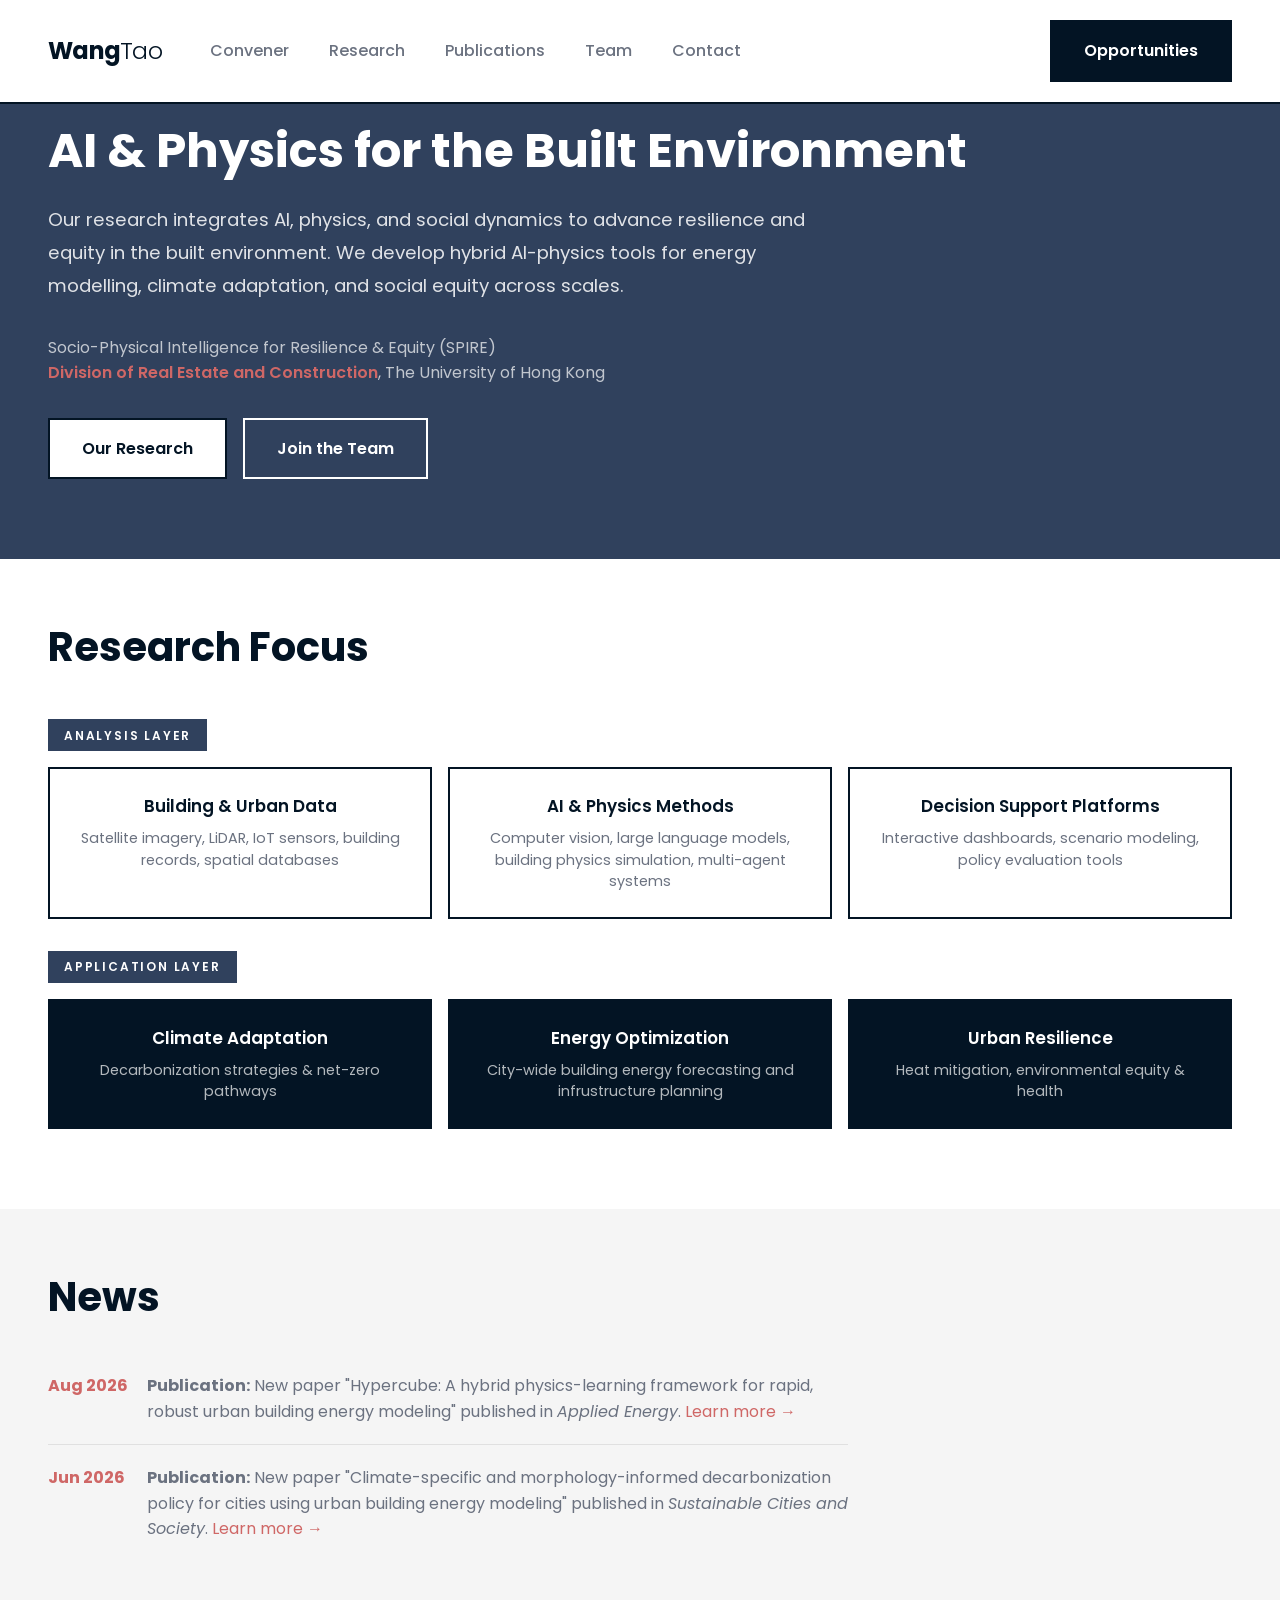
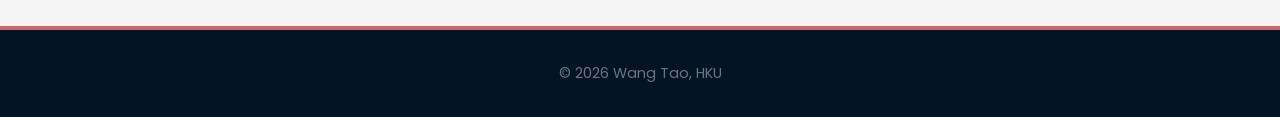
<file: index.html>
<!DOCTYPE html>
<html lang="en">
<head>
  <meta charset="UTF-8">
  <meta name="viewport" content="width=device-width, initial-scale=1.0">
  <meta name="description" content="Wang Tao - Assistant Professor at HKU, Division of Real Estate and Construction">
  <title>Wang Tao | HKU</title>

  <link rel="preconnect" href="https://fonts.googleapis.com">
  <link rel="preconnect" href="https://fonts.gstatic.com" crossorigin>
  <link href="https://fonts.googleapis.com/css2?family=Poppins:wght@300;400;500;600;700&display=swap" rel="stylesheet">
  <link rel="stylesheet" href="https://cdnjs.cloudflare.com/ajax/libs/font-awesome/6.4.0/css/all.min.css">
  <link rel="stylesheet" href="css/style.css">
</head>
<body>
  <nav class="navbar">
    <div class="nav-container">
      <a href="index.html" class="nav-logo"><strong>Wang</strong><span>Tao</span></a>
      <ul class="nav-menu">
        <li><a href="convener.html" class="nav-link">Convener</a></li>
        <li><a href="research.html" class="nav-link">Research</a></li>
        <li><a href="publications.html" class="nav-link">Publications</a></li>
        <li><a href="team.html" class="nav-link">Team</a></li>
        <li><a href="contact.html" class="nav-link">Contact</a></li>
      </ul>
      <div class="nav-cta">
        <a href="opportunities.html" class="btn btn-primary">Opportunities</a>
      </div>
      <div class="hamburger">
        <span></span>
        <span></span>
        <span></span>
      </div>
    </div>
  </nav>

  <!-- Vision Hero -->
  <section class="section" style="background: var(--indigo); color: var(--white); padding: 5rem 0;">
    <div class="container">
      <p class="vision-tagline">From Reactive Estimation to Predictive Intelligence</p>
      <h1 class="vision-title" style="font-size: 3rem;">AI & Physics for the Built Environment</h1>
      <p class="vision-desc">
        Our research integrates AI, physics, and social dynamics to advance resilience and equity in the built environment.
        We develop hybrid AI-physics tools for energy modelling, climate adaptation, and social equity across scales.
      </p>
      <p style="margin-top: 2rem; color: rgba(255,255,255,0.7);">
        Socio-Physical Intelligence for Resilience & Equity (SPIRE)<br>
        <a href="https://www.arch.hku.hk/programmes_/rec/" target="_blank" style="color: var(--crimson); font-weight: 600;">Division of Real Estate and Construction</a>, The University of Hong Kong
      </p>
      <div class="hero-buttons" style="margin-top: 2rem;">
        <a href="research.html" class="btn btn-primary" style="background: var(--white); color: var(--black);">Our Research</a>
        <a href="opportunities.html" class="btn btn-secondary" style="border-color: var(--white); color: var(--white);">Join the Team</a>
      </div>
    </div>
  </section>

  <!-- Research Focus - Two Layer Grid -->
  <section class="section">
    <div class="container">
      <h2 style="margin-bottom: 3rem;">Research Focus</h2>

      <!-- Analysis Layer -->
      <div class="focus-layer">
        <span class="layer-label">Analysis Layer</span>
        <div class="focus-grid">
          <div class="focus-card">
            <h4>Building & Urban Data</h4>
            <p>Satellite imagery, LiDAR, IoT sensors, building records, spatial databases</p>
          </div>
          <div class="focus-card">
            <h4>AI & Physics Methods</h4>
            <p>Computer vision, large language models, building physics simulation, multi-agent systems</p>
          </div>
          <div class="focus-card">
            <h4>Decision Support Platforms</h4>
            <p>Interactive dashboards, scenario modeling, policy evaluation tools</p>
          </div>
        </div>
      </div>

      <!-- Application Layer -->
      <div class="focus-layer" style="margin-top: 2rem;">
        <span class="layer-label">Application Layer</span>
        <div class="focus-grid">
          <div class="focus-card focus-card-dark">
            <h4>Climate Adaptation</h4>
            <p>Decarbonization strategies & net-zero pathways</p>
          </div>
          <div class="focus-card focus-card-dark">
            <h4>Energy Optimization</h4>
            <p>City-wide building energy forecasting and infrustructure planning</p>
          </div>
          <div class="focus-card focus-card-dark">
            <h4>Urban Resilience</h4>
            <p>Heat mitigation, environmental equity & health</p>
          </div>
        </div>
      </div>
    </div>
  </section>

  <!-- News / Highlights -->
  <section class="section section-alt">
    <div class="container">
      <h2 style="margin-bottom: 2rem;">News</h2>
      <div class="news-list">
        <div class="news-item">
          <span class="news-date">Aug 2026</span>
          <p><strong>Publication:</strong> New paper "Hypercube: A hybrid physics-learning framework for rapid, robust urban building energy modeling" published in <em>Applied Energy</em>. <a href="https://doi.org/10.1016/j.apenergy.2026.128467" style="color: var(--crimson);">Learn more →</a></p>
        </div>
        <div class="news-item">
          <span class="news-date">Jun 2026</span>
          <p><strong>Publication:</strong> New paper "Climate-specific and morphology-informed decarbonization policy for cities using urban building energy modeling" published in <em>Sustainable Cities and Society</em>. <a href="https://doi.org/10.1016/j.scs.2026.107638" style="color: var(--crimson);">Learn more →</a></p>
        </div>
        <!--
        <div class="news-item">
          <span class="news-date">Mar 2026</span>
          <p><strong>Hiring:</strong> We are actively recruiting PhD students. <a href="opportunities.html" style="color: var(--crimson);">Learn more →</a></p>
        </div>
        <div class="news-item">
          <span class="news-date">Jan 2026</span>
          <p><strong>Publication:</strong> New paper on low-cost interventions for heat stress mitigation accepted in Nature Cities. <a href="https://www.nature.com/articles/s44284-025-00370-3" style="color: var(--crimson);">Learn more →</a></p>
        </div>
        -->
      </div>
    </div>
  </section>

  <footer class="footer">
    <div class="container">
      <div class="footer-bottom">
        <p>&copy; 2026 Wang Tao, HKU</p>
      </div>
    </div>
  </footer>

  <script src="js/main.js"></script>
</body>
</html>
</file>
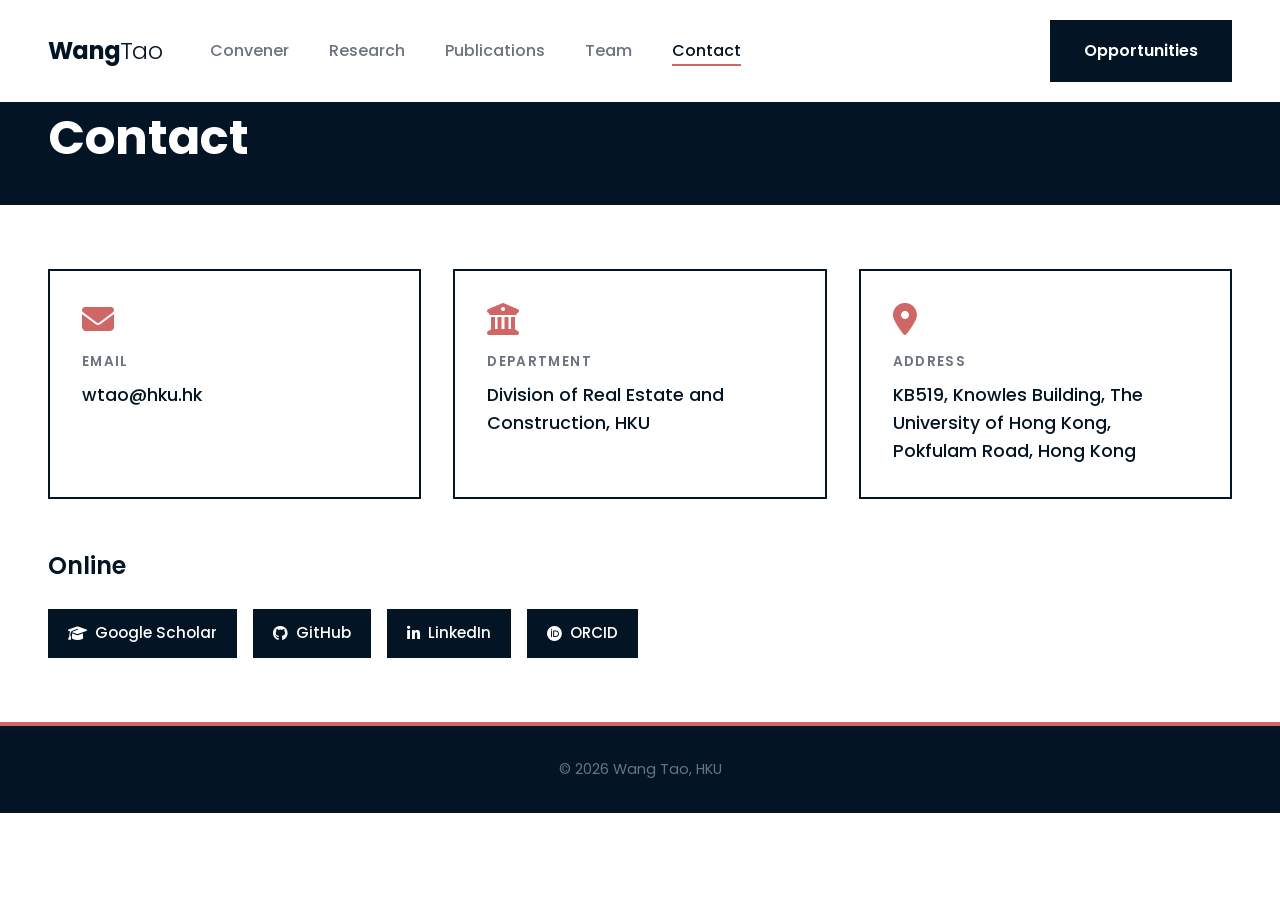
<file: contact.html>
<!DOCTYPE html>
<html lang="en">
<head>
  <meta charset="UTF-8">
  <meta name="viewport" content="width=device-width, initial-scale=1.0">
  <meta name="description" content="Contact Tao Wang">
  <title>Wang Tao | Contact</title>

  <link rel="preconnect" href="https://fonts.googleapis.com">
  <link rel="preconnect" href="https://fonts.gstatic.com" crossorigin>
  <link href="https://fonts.googleapis.com/css2?family=Poppins:wght@300;400;500;600;700&display=swap" rel="stylesheet">
  <link rel="stylesheet" href="https://cdnjs.cloudflare.com/ajax/libs/font-awesome/6.4.0/css/all.min.css">
  <link rel="stylesheet" href="css/style.css">
</head>
<body>
  <nav class="navbar">
    <div class="nav-container">
      <a href="index.html" class="nav-logo"><strong>Wang</strong><span>Tao</span></a>
      <ul class="nav-menu">
        <li><a href="convener.html" class="nav-link">Convener</a></li>
        <li><a href="research.html" class="nav-link">Research</a></li>
        <li><a href="publications.html" class="nav-link">Publications</a></li>
        <li><a href="team.html" class="nav-link">Team</a></li>
        <li><a href="contact.html" class="nav-link active">Contact</a></li>
      </ul>
      <div class="nav-cta">
        <a href="opportunities.html" class="btn btn-primary">Opportunities</a>
      </div>
      <div class="hamburger"><span></span><span></span><span></span></div>
    </div>
  </nav>

  <section class="page-header">
    <div class="container">
      <h1>Contact</h1>
    </div>
  </section>

  <section class="section">
    <div class="container">
      <div class="contact-grid">

        <div class="contact-card">
          <i class="fas fa-envelope"></i>
          <h4>Email</h4>
          <p><a href="mailto:wtao@hku.hk">wtao@hku.hk</a></p>
        </div>

        <div class="contact-card">
          <i class="fas fa-university"></i>
          <h4>Department</h4>
          <p><a href="https://www.arch.hku.hk/programmes_/rec/" target="_blank">Division of Real Estate and Construction, HKU</a></p>
        </div>

        <div class="contact-card">
          <i class="fas fa-map-marker-alt"></i>
          <h4>Address</h4>
          <p>KB519, Knowles Building, The University of Hong Kong, Pokfulam Road, Hong Kong</p>
        </div>

      </div>

      <!-- Social Links -->
      <div style="margin-top: 3rem; max-width: 900px;">
        <h3 style="margin-bottom: 1.5rem;">Online</h3>
        <div class="social-links">
          <a href="https://scholar.google.com/citations?user=YOUR_ID&user=MiUpoPgAAAAJ" target="_blank" class="social-link">
            <i class="fas fa-graduation-cap"></i> Google Scholar
          </a>
          <a href="https://github.com/wangtao-hku" target="_blank" class="social-link">
            <i class="fab fa-github"></i> GitHub
          </a>
          <a href="https://www.linkedin.com/in/tao-wang-00363b198?lipi=urn%3Ali%3Apage%3Ad_flagship3_profile_view_base_contact_details%3BH6eFFNTuSpurWLDc2w6JaQ%3D%3D" target="_blank" class="social-link">
            <i class="fab fa-linkedin-in"></i> LinkedIn
          </a>
          <a href="https://orcid.org/0009-0001-2845-4835" target="_blank" class="social-link">
            <i class="fab fa-orcid"></i> ORCID
          </a>
        </div>
      </div>

    </div>
  </section>

  <footer class="footer">
    <div class="container">
      <div class="footer-bottom">
        <p>&copy; 2026 Wang Tao, HKU</p>
      </div>
    </div>
  </footer>

  <script src="js/main.js"></script>
</body>
</html>
</file>
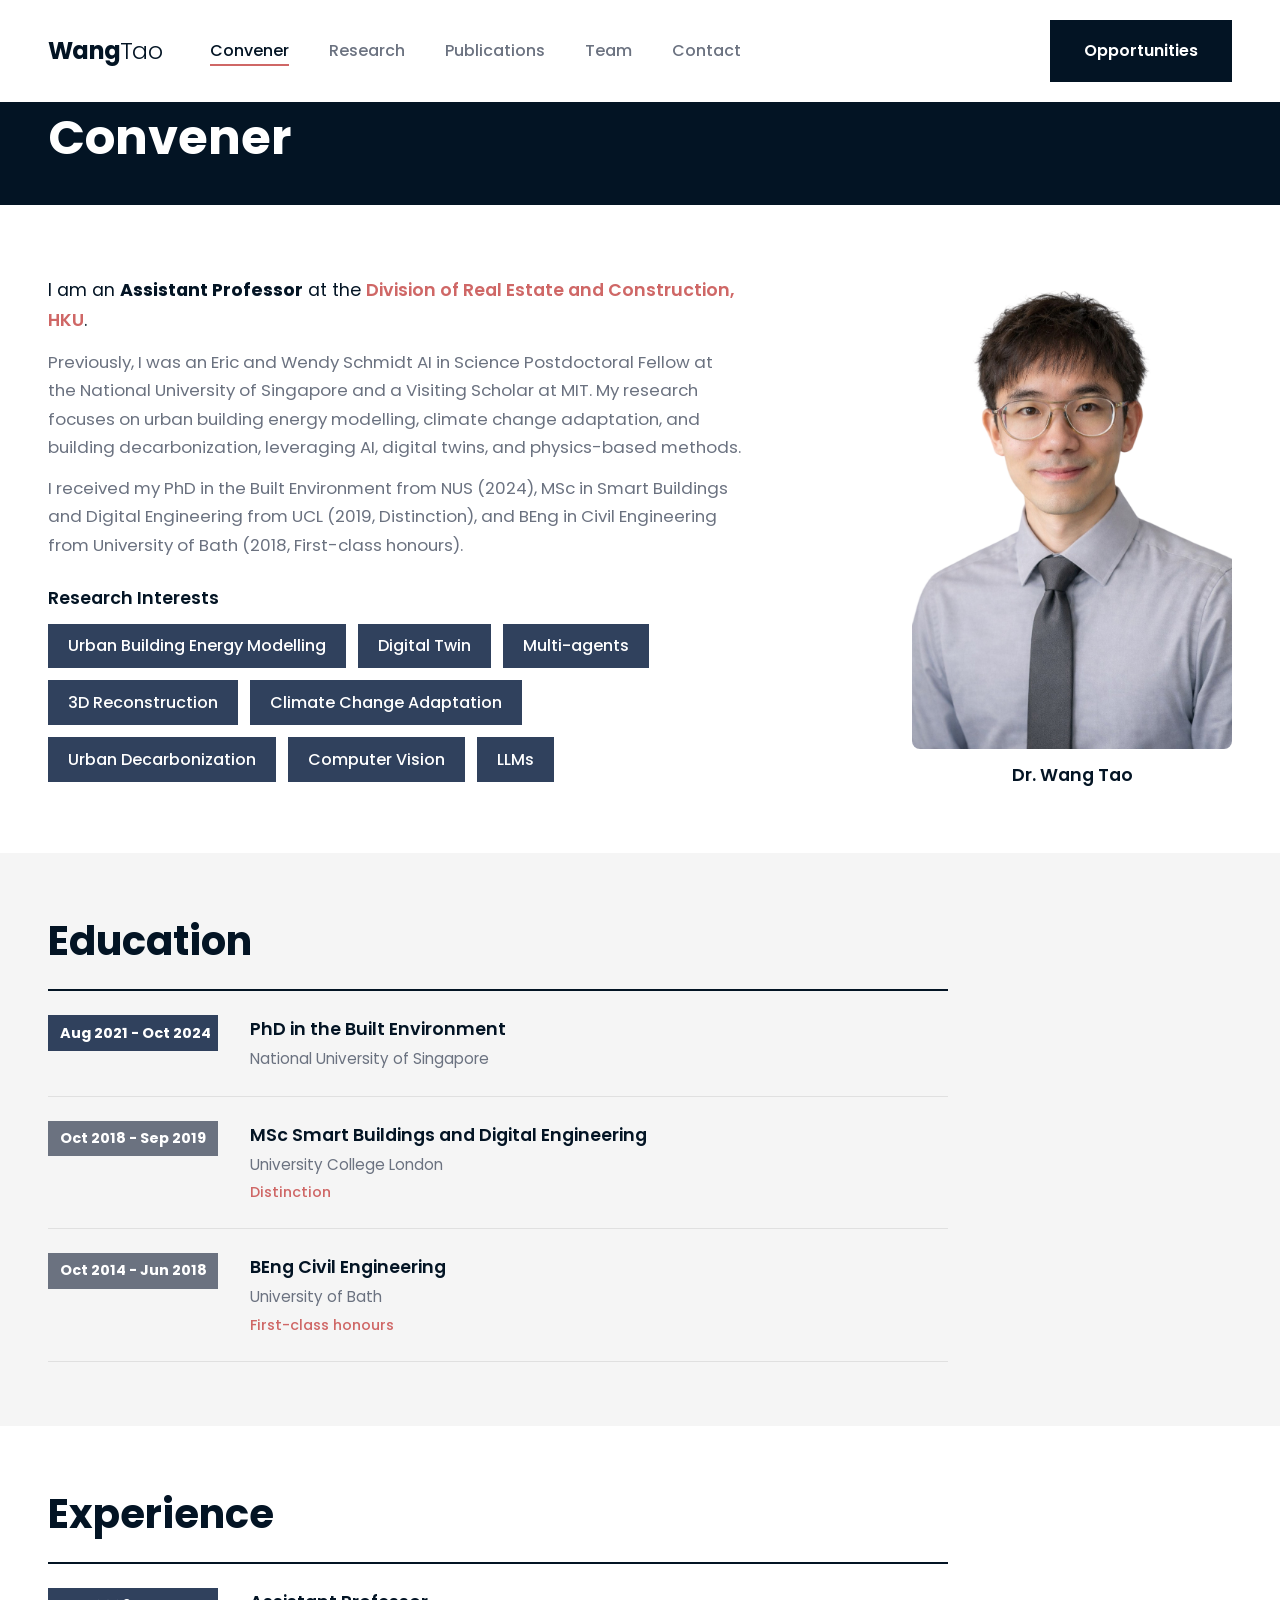
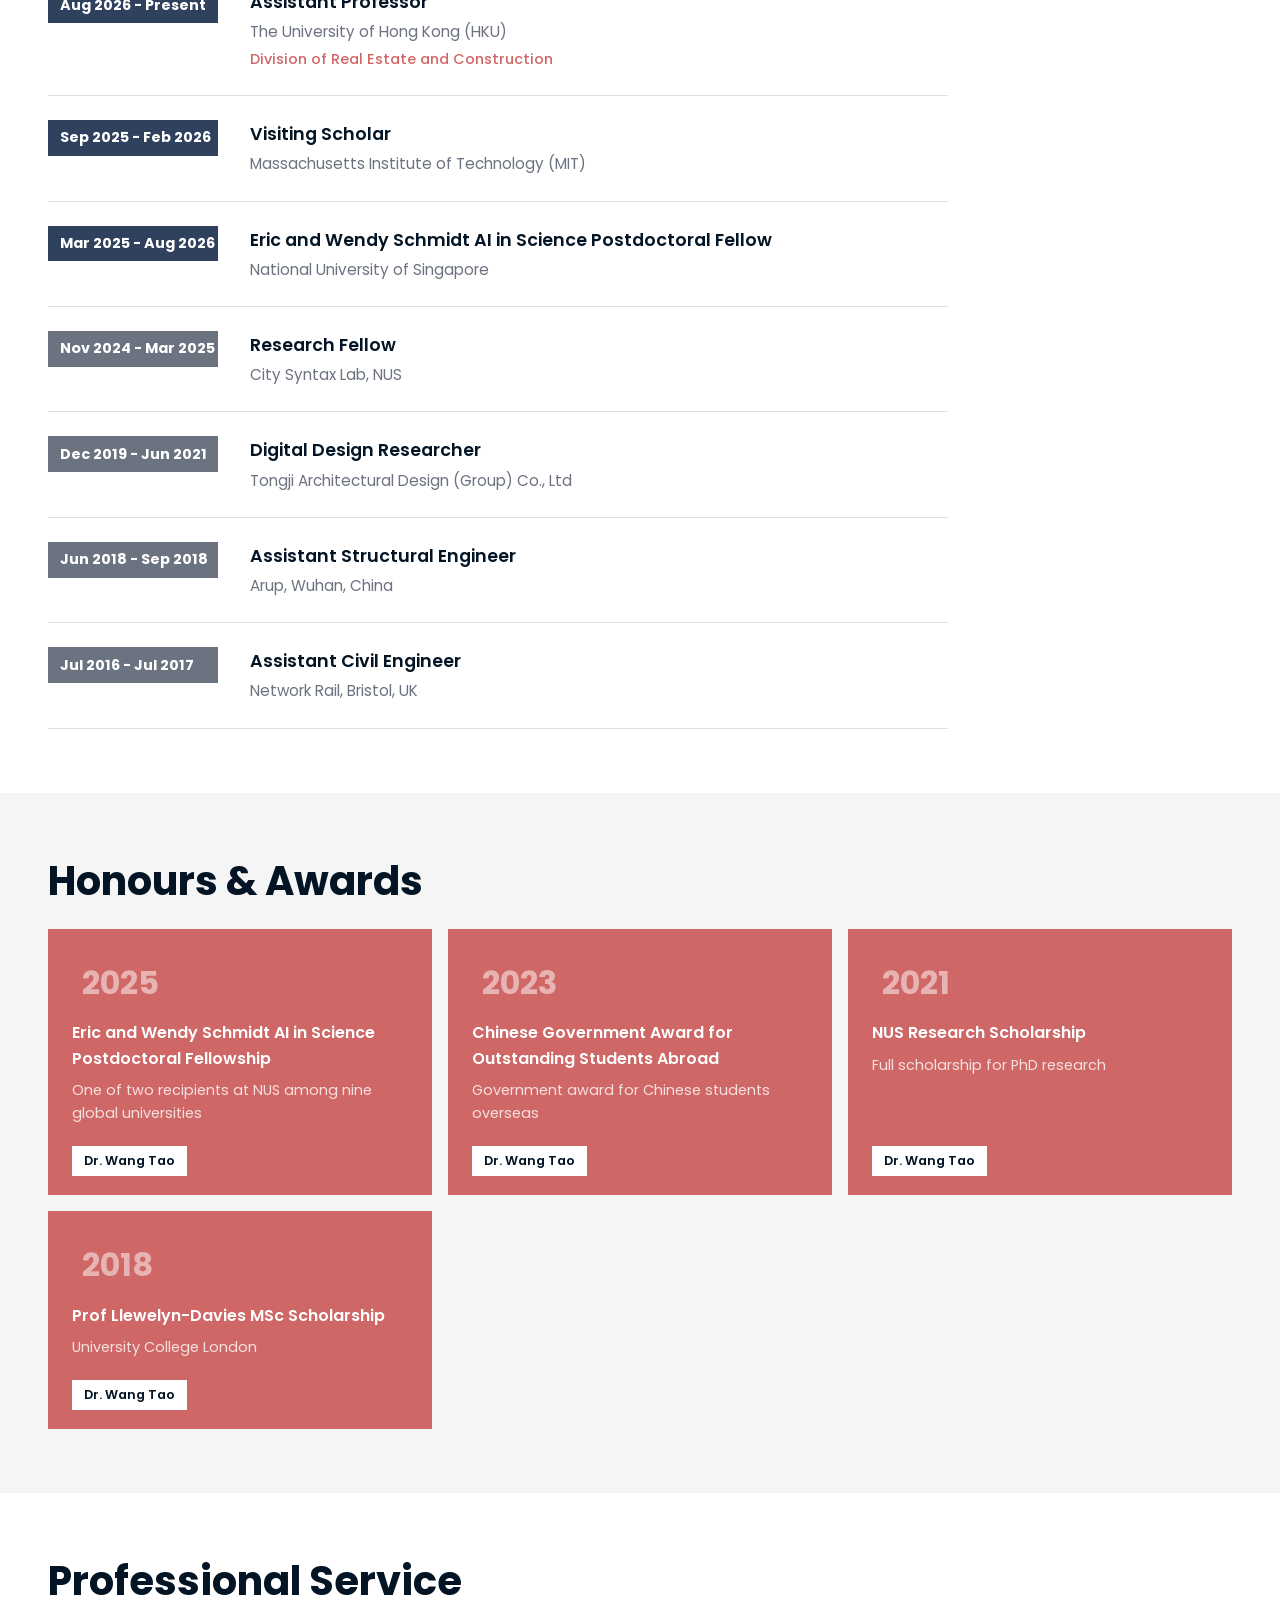
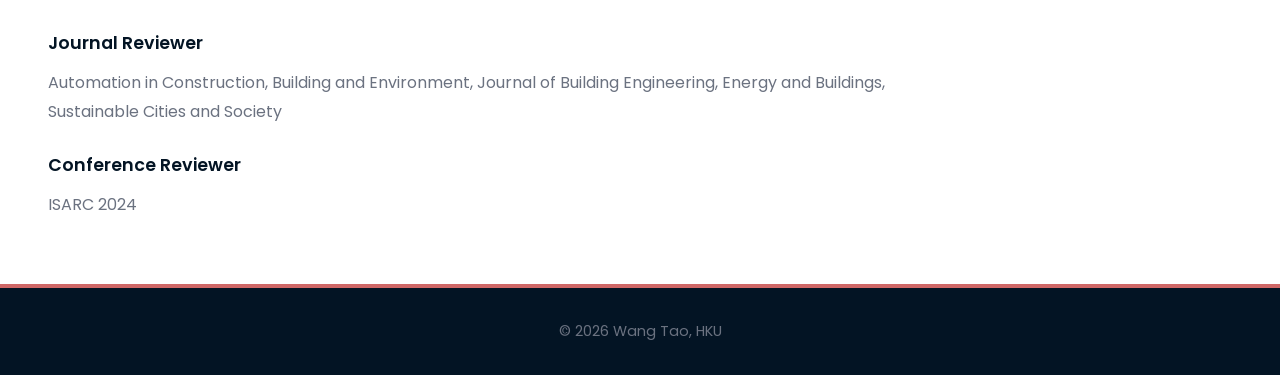
<file: convener.html>
<!DOCTYPE html>
<html lang="en">
<head>
  <meta charset="UTF-8">
  <meta name="viewport" content="width=device-width, initial-scale=1.0">
  <meta name="description" content="Wang Tao - Convener">
  <title>Wang Tao | Convener</title>

  <link rel="preconnect" href="https://fonts.googleapis.com">
  <link rel="preconnect" href="https://fonts.gstatic.com" crossorigin>
  <link href="https://fonts.googleapis.com/css2?family=Poppins:wght@300;400;500;600;700&display=swap" rel="stylesheet">
  <link rel="stylesheet" href="https://cdnjs.cloudflare.com/ajax/libs/font-awesome/6.4.0/css/all.min.css">
  <link rel="stylesheet" href="css/style.css">
</head>
<body>
  <nav class="navbar">
    <div class="nav-container">
      <a href="index.html" class="nav-logo"><strong>Wang</strong><span>Tao</span></a>
      <ul class="nav-menu">
        <li><a href="convener.html" class="nav-link active">Convener</a></li>
        <li><a href="research.html" class="nav-link">Research</a></li>
        <li><a href="publications.html" class="nav-link">Publications</a></li>
        <li><a href="team.html" class="nav-link">Team</a></li>
        <li><a href="contact.html" class="nav-link">Contact</a></li>
      </ul>
      <div class="nav-cta">
        <a href="opportunities.html" class="btn btn-primary">Opportunities</a>
      </div>
      <div class="hamburger"><span></span><span></span><span></span></div>
    </div>
  </nav>

  <section class="page-header">
    <div class="container">
      <h1>Convener</h1>
    </div>
  </section>

  <!-- Bio -->
  <section class="section">
    <div class="container">
      <div class="convener-bio">
        <div class="convener-text">
          <p style="font-size: 1.1rem; line-height: 1.7; margin-bottom: 0.75rem;">
            I am an <strong>Assistant Professor</strong> at the <a href="https://www.arch.hku.hk/programmes_/rec/" target="_blank" style="color: var(--crimson); font-weight: 600;">Division of Real Estate and Construction, HKU</a>.
          </p>
          <p style="font-size: 1.05rem; line-height: 1.7; color: var(--gray); margin-bottom: 0.75rem;">
            Previously, I was an Eric and Wendy Schmidt AI in Science Postdoctoral Fellow at the National University of Singapore
            and a Visiting Scholar at MIT. My research focuses on urban building
            energy modelling, climate change adaptation, and building decarbonization, leveraging AI, digital twins,
            and physics-based methods.
          </p>
          <p style="font-size: 1.05rem; line-height: 1.7; color: var(--gray);">
            I received my PhD in the Built Environment from NUS (2024), MSc in Smart Buildings and Digital Engineering
            from UCL (2019, Distinction), and BEng in Civil Engineering from University of Bath (2018, First-class honours).
          </p>

          <!-- Research Interests -->
          <div style="margin-top: 1.5rem;">
            <h3 style="margin-bottom: 0.75rem; font-size: 1.1rem;">Research Interests</h3>
            <div class="interest-tags">
              <span class="interest-tag">Urban Building Energy Modelling</span>
              <span class="interest-tag">Digital Twin</span>
              <span class="interest-tag">Multi-agents</span>
              <span class="interest-tag">3D Reconstruction</span>
              <span class="interest-tag">Climate Change Adaptation</span>
              <span class="interest-tag">Urban Decarbonization</span>
              <span class="interest-tag">Computer Vision</span>
              <span class="interest-tag">LLMs</span>
            </div>
          </div>
        </div>
        <div class="convener-photo">
          <img src="images/Wang Tao-white.jpg" alt="Dr. Wang Tao">
          <h3>Dr. Wang Tao</h3>
        </div>
      </div>
    </div>
  </section>

  <!-- Education -->
  <section class="section section-alt">
    <div class="container">
      <h2 style="margin-bottom: 1.5rem;">Education</h2>
      <div class="timeline" style="max-width: 900px;">
        <div class="timeline-item">
          <span class="timeline-year">Aug 2021 - Oct 2024</span>
          <div class="timeline-content">
            <h4 class="timeline-title">PhD in the Built Environment</h4>
            <p class="timeline-org">National University of Singapore</p>
          </div>
        </div>

        <div class="timeline-item">
          <span class="timeline-year past">Oct 2018 - Sep 2019</span>
          <div class="timeline-content">
            <h4 class="timeline-title">MSc Smart Buildings and Digital Engineering</h4>
            <p class="timeline-org">University College London</p>
            <p class="timeline-note">Distinction</p>
          </div>
        </div>

        <div class="timeline-item">
          <span class="timeline-year past">Oct 2014 - Jun 2018</span>
          <div class="timeline-content">
            <h4 class="timeline-title">BEng Civil Engineering</h4>
            <p class="timeline-org">University of Bath</p>
            <p class="timeline-note">First-class honours</p>
          </div>
        </div>
      </div>
    </div>
  </section>

  <!-- Experience -->
  <section class="section">
    <div class="container">
      <h2 style="margin-bottom: 1.5rem;">Experience</h2>
      <div class="timeline" style="max-width: 900px;">
        <div class="timeline-item">
          <span class="timeline-year">Aug 2026 - Present</span>
          <div class="timeline-content">
            <h4 class="timeline-title">Assistant Professor</h4>
            <p class="timeline-org">The University of Hong Kong (HKU)</p>
            <p class="timeline-note">Division of Real Estate and Construction</p>
          </div>
        </div>

        <div class="timeline-item">
          <span class="timeline-year">Sep 2025 - Feb 2026</span>
          <div class="timeline-content">
            <h4 class="timeline-title">Visiting Scholar</h4>
            <p class="timeline-org">Massachusetts Institute of Technology (MIT)</p>
          </div>
        </div>

        <div class="timeline-item">
          <span class="timeline-year">Mar 2025 - Aug 2026</span>
          <div class="timeline-content">
            <h4 class="timeline-title">Eric and Wendy Schmidt AI in Science Postdoctoral Fellow</h4>
            <p class="timeline-org">National University of Singapore</p>
          </div>
        </div>

        <div class="timeline-item">
          <span class="timeline-year past">Nov 2024 - Mar 2025</span>
          <div class="timeline-content">
            <h4 class="timeline-title">Research Fellow</h4>
            <p class="timeline-org">City Syntax Lab, NUS</p>
          </div>
        </div>

        <div class="timeline-item">
          <span class="timeline-year past">Dec 2019 - Jun 2021</span>
          <div class="timeline-content">
            <h4 class="timeline-title">Digital Design Researcher</h4>
            <p class="timeline-org">Tongji Architectural Design (Group) Co., Ltd</p>
          </div>
        </div>

        <div class="timeline-item">
          <span class="timeline-year past">Jun 2018 - Sep 2018</span>
          <div class="timeline-content">
            <h4 class="timeline-title">Assistant Structural Engineer</h4>
            <p class="timeline-org">Arup, Wuhan, China</p>
          </div>
        </div>

        <div class="timeline-item">
          <span class="timeline-year past">Jul 2016 - Jul 2017</span>
          <div class="timeline-content">
            <h4 class="timeline-title">Assistant Civil Engineer</h4>
            <p class="timeline-org">Network Rail, Bristol, UK</p>
          </div>
        </div>
      </div>
    </div>
  </section>

  <!-- Honours & Awards -->
  <section class="section section-alt">
    <div class="container">
      <h2 style="margin-bottom: 1.5rem;">Honours & Awards</h2>
      <div class="award-grid">
        <div class="award-card">
          <div class="award-year">2025</div>
          <h4>Eric and Wendy Schmidt AI in Science Postdoctoral Fellowship</h4>
          <p>One of two recipients at NUS among nine global universities</p>
          <span class="award-recipient">Dr. Wang Tao</span>
        </div>

        <div class="award-card">
          <div class="award-year">2023</div>
          <h4>Chinese Government Award for Outstanding Students Abroad</h4>
          <p>Government award for Chinese students overseas</p>
          <span class="award-recipient">Dr. Wang Tao</span>
        </div>

        <div class="award-card">
          <div class="award-year">2021</div>
          <h4>NUS Research Scholarship</h4>
          <p>Full scholarship for PhD research</p>
          <span class="award-recipient">Dr. Wang Tao</span>
        </div>

        <div class="award-card">
          <div class="award-year">2018</div>
          <h4>Prof Llewelyn-Davies MSc Scholarship</h4>
          <p>University College London</p>
          <span class="award-recipient">Dr. Wang Tao</span>
        </div>
      </div>
    </div>
  </section>

  <!-- Professional Service -->
  <section class="section">
    <div class="container">
      <h2 style="margin-bottom: 1.5rem;">Professional Service</h2>
      <div style="max-width: 900px;">
        <div style="margin-bottom: 1.5rem;">
          <h4 style="margin-bottom: 0.75rem;">Journal Reviewer</h4>
          <p style="color: var(--gray); font-size: 1rem; line-height: 1.8;">
            Automation in Construction, Building and Environment,
            Journal of Building Engineering, Energy and Buildings, Sustainable Cities and Society
          </p>
        </div>

        <div>
          <h4 style="margin-bottom: 0.75rem;">Conference Reviewer</h4>
          <p style="color: var(--gray); font-size: 1rem; line-height: 1.8;">
            ISARC 2024
          </p>
        </div>
      </div>
    </div>
  </section>

  <footer class="footer">
    <div class="container">
      <div class="footer-bottom">
        <p>&copy; 2026 Wang Tao, HKU</p>
      </div>
    </div>
  </footer>

  <script src="js/main.js"></script>
</body>
</html>
</file>
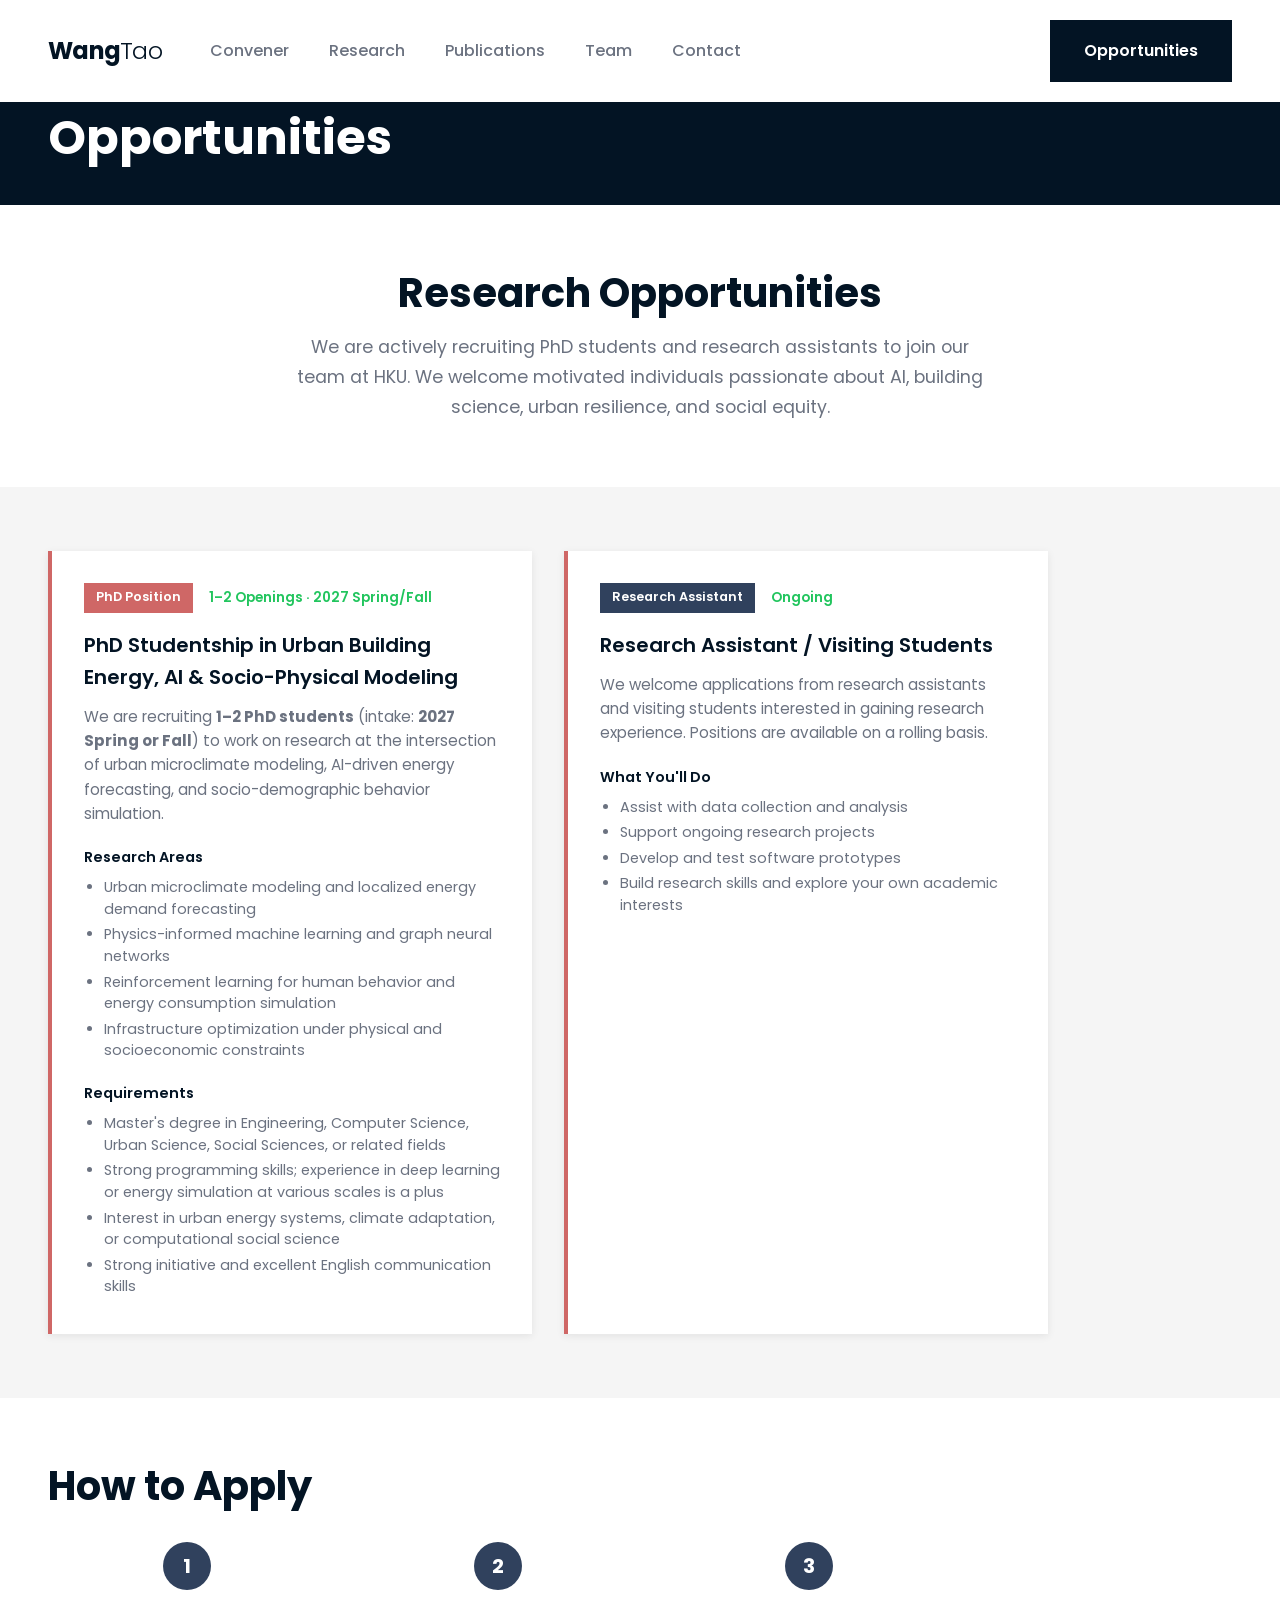
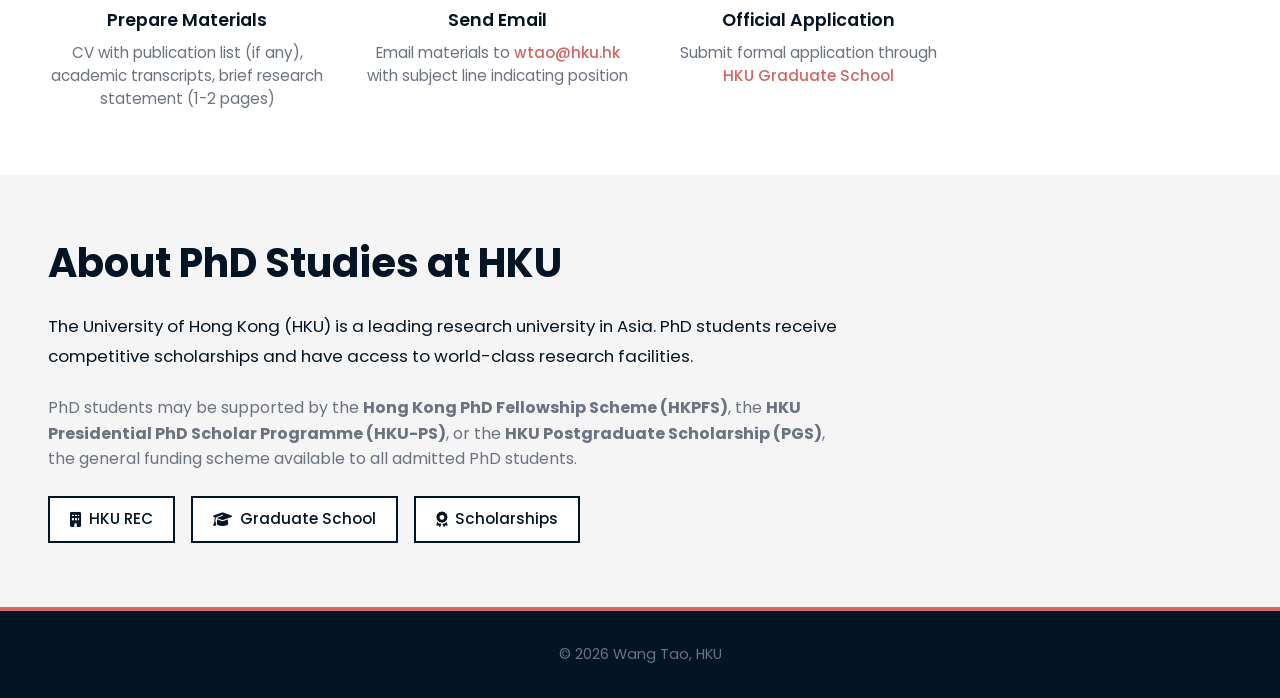
<file: opportunities.html>
<!DOCTYPE html>
<html lang="en">
<head>
  <meta charset="UTF-8">
  <meta name="viewport" content="width=device-width, initial-scale=1.0">
  <meta name="description" content="Wang Tao - Opportunities at HKU">
  <title>Wang Tao | Opportunities</title>

  <link rel="preconnect" href="https://fonts.googleapis.com">
  <link rel="preconnect" href="https://fonts.gstatic.com" crossorigin>
  <link href="https://fonts.googleapis.com/css2?family=Poppins:wght@300;400;500;600;700&display=swap" rel="stylesheet">
  <link rel="stylesheet" href="https://cdnjs.cloudflare.com/ajax/libs/font-awesome/6.4.0/css/all.min.css">
  <link rel="stylesheet" href="css/style.css">
</head>
<body>
  <nav class="navbar">
    <div class="nav-container">
      <a href="index.html" class="nav-logo"><strong>Wang</strong><span>Tao</span></a>
      <ul class="nav-menu">
        <li><a href="convener.html" class="nav-link">Convener</a></li>
        <li><a href="research.html" class="nav-link">Research</a></li>
        <li><a href="publications.html" class="nav-link">Publications</a></li>
        <li><a href="team.html" class="nav-link">Team</a></li>
        <li><a href="contact.html" class="nav-link">Contact</a></li>
      </ul>
      <div class="nav-cta">
        <a href="opportunities.html" class="btn btn-primary">Opportunities</a>
      </div>
      <div class="hamburger"><span></span><span></span><span></span></div>
    </div>
  </nav>

  <section class="page-header">
    <div class="container">
      <h1>Opportunities</h1>
    </div>
  </section>

  <!-- Introduction -->
  <section class="section">
    <div class="container">
      <div class="opp-intro">
        <h2>Research Opportunities</h2>
        <p>
          We are actively recruiting PhD students and research assistants to join our team at HKU.
          We welcome motivated individuals passionate about AI, building science, urban resilience, and social equity.
        </p>
      </div>
    </div>
  </section>

  <!-- Positions Grid -->
  <section class="section section-alt">
    <div class="container">
      <div class="opp-grid">

        <!-- PhD Position -->
        <div class="opp-card">
          <div class="opp-card-header">
            <span class="opp-card-tag">PhD Position</span>
            <span class="opp-card-status">1–2 Openings · 2027 Spring/Fall</span>
          </div>
          <h3>PhD Studentship in Urban Building Energy, AI & Socio-Physical Modeling</h3>
          <p>
            We are recruiting <strong>1–2 PhD students</strong> (intake: <strong>2027 Spring or Fall</strong>) to work on research at the intersection of urban microclimate modeling, AI-driven energy forecasting, and socio-demographic behavior simulation.
          </p>

          <div class="opp-section">
            <h4>Research Areas</h4>
            <ul>
              <li>Urban microclimate modeling and localized energy demand forecasting</li>
              <li>Physics-informed machine learning and graph neural networks</li>
              <li>Reinforcement learning for human behavior and energy consumption simulation</li>
              <li>Infrastructure optimization under physical and socioeconomic constraints</li>
            </ul>
          </div>

          <div class="opp-section">
            <h4>Requirements</h4>
            <ul>
              <li>Master's degree in Engineering, Computer Science, Urban Science, Social Sciences, or related fields</li>
              <li>Strong programming skills; experience in deep learning or energy simulation at various scales is a plus</li>
              <li>Interest in urban energy systems, climate adaptation, or computational social science</li>
              <li>Strong initiative and excellent English communication skills</li>
            </ul>
          </div>
        </div>

        <!-- RA Position -->
        <div class="opp-card">
          <div class="opp-card-header">
            <span class="opp-card-tag opp-card-tag-alt">Research Assistant</span>
            <span class="opp-card-status">Ongoing</span>
          </div>
          <h3>Research Assistant / Visiting Students</h3>
          <p>
            We welcome applications from research assistants and visiting students
            interested in gaining research experience. Positions are available on a rolling basis.
          </p>

          <div class="opp-section">
            <h4>What You'll Do</h4>
            <ul>
              <li>Assist with data collection and analysis</li>
              <li>Support ongoing research projects</li>
              <li>Develop and test software prototypes</li>
              <li>Build research skills and explore your own academic interests</li>
            </ul>
          </div>
        </div>

      </div>
    </div>
  </section>

  <!-- How to Apply -->
  <section class="section">
    <div class="container">
      <h2 style="margin-bottom: 2rem;">How to Apply</h2>
      <div class="apply-grid">
        <div class="apply-step">
          <span class="apply-num">1</span>
          <h4>Prepare Materials</h4>
          <p>CV with publication list (if any), academic transcripts, brief research statement (1-2 pages)</p>
        </div>
        <div class="apply-step">
          <span class="apply-num">2</span>
          <h4>Send Email</h4>
          <p>Email materials to <a href="mailto:wtao@hku.hk">wtao@hku.hk</a> with subject line indicating position</p>
        </div>
        <div class="apply-step">
          <span class="apply-num">3</span>
          <h4>Official Application</h4>
          <p>Submit formal application through <a href="https://gradsch.hku.hk/prospective_students/application/how_to_apply" target="_blank">HKU Graduate School</a></p>
        </div>
      </div>
    </div>
  </section>

  <!-- HKU Info -->
  <section class="section section-alt">
    <div class="container">
      <h2 style="margin-bottom: 1.5rem;">About PhD Studies at HKU</h2>
      <div style="max-width: 800px;">
        <p style="font-size: 1.05rem; line-height: 1.8; margin-bottom: 1.5rem;">
          The University of Hong Kong (HKU) is a leading research university in Asia. PhD students receive
          competitive scholarships and have access to world-class research facilities.
        </p>

        <p style="color: var(--gray); margin-bottom: 1.5rem;">
          PhD students may be supported by the <strong>Hong Kong PhD Fellowship Scheme (HKPFS)</strong>,
          the <strong>HKU Presidential PhD Scholar Programme (HKU-PS)</strong>, or the
          <strong>HKU Postgraduate Scholarship (PGS)</strong>, the general funding scheme available to all admitted PhD students.
        </p>

        <div class="link-pills">
          <a href="https://www.arch.hku.hk/programmes_/rec/" target="_blank" class="link-pill">
            <i class="fas fa-building"></i> HKU REC
          </a>
          <a href="https://gradsch.hku.hk" target="_blank" class="link-pill">
            <i class="fas fa-graduation-cap"></i> Graduate School
          </a>
          <a href="https://gradsch.hku.hk/prospective_students/fees_scholarships_and_financial_support/postgraduate_scholarships" target="_blank" class="link-pill">
            <i class="fas fa-award"></i> Scholarships
          </a>
        </div>
      </div>
    </div>
  </section>

  <footer class="footer">
    <div class="container">
      <div class="footer-bottom">
        <p>&copy; 2026 Wang Tao, HKU</p>
      </div>
    </div>
  </footer>

  <script src="js/main.js"></script>
</body>
</html>
</file>
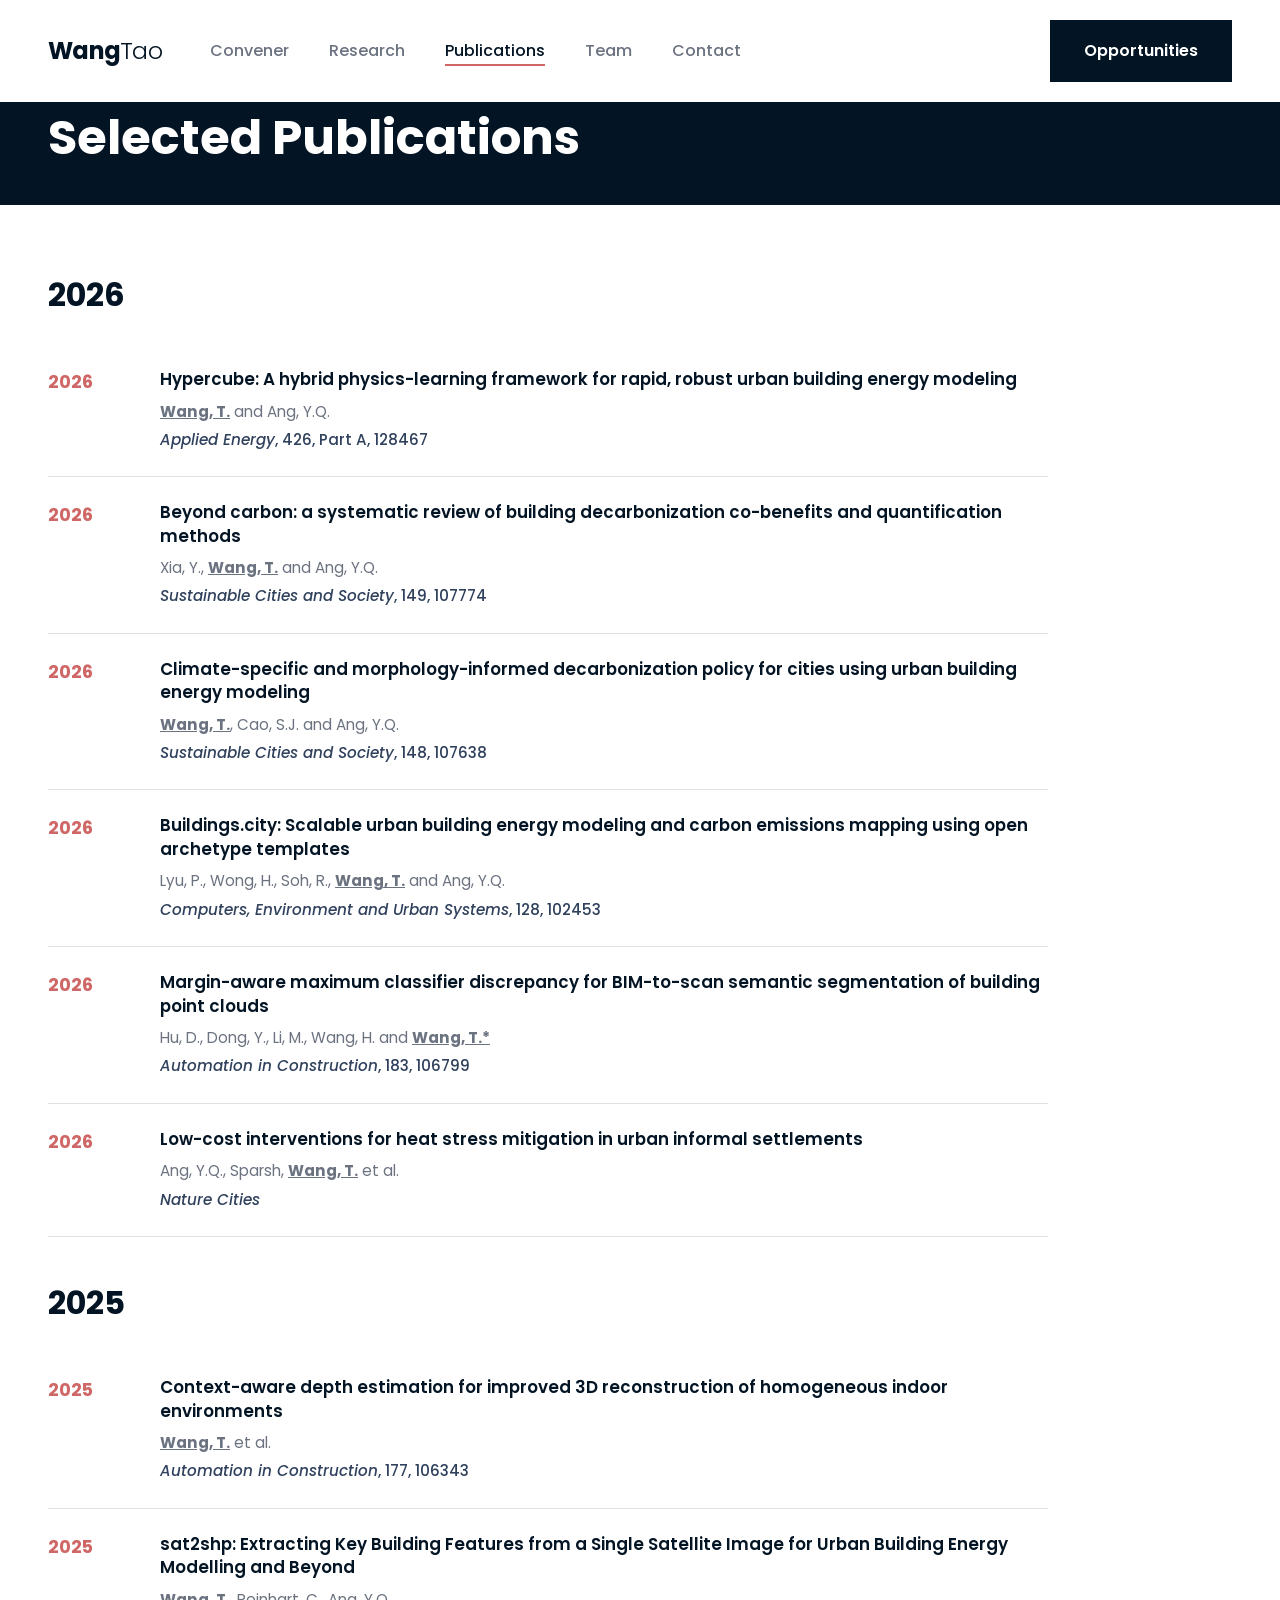
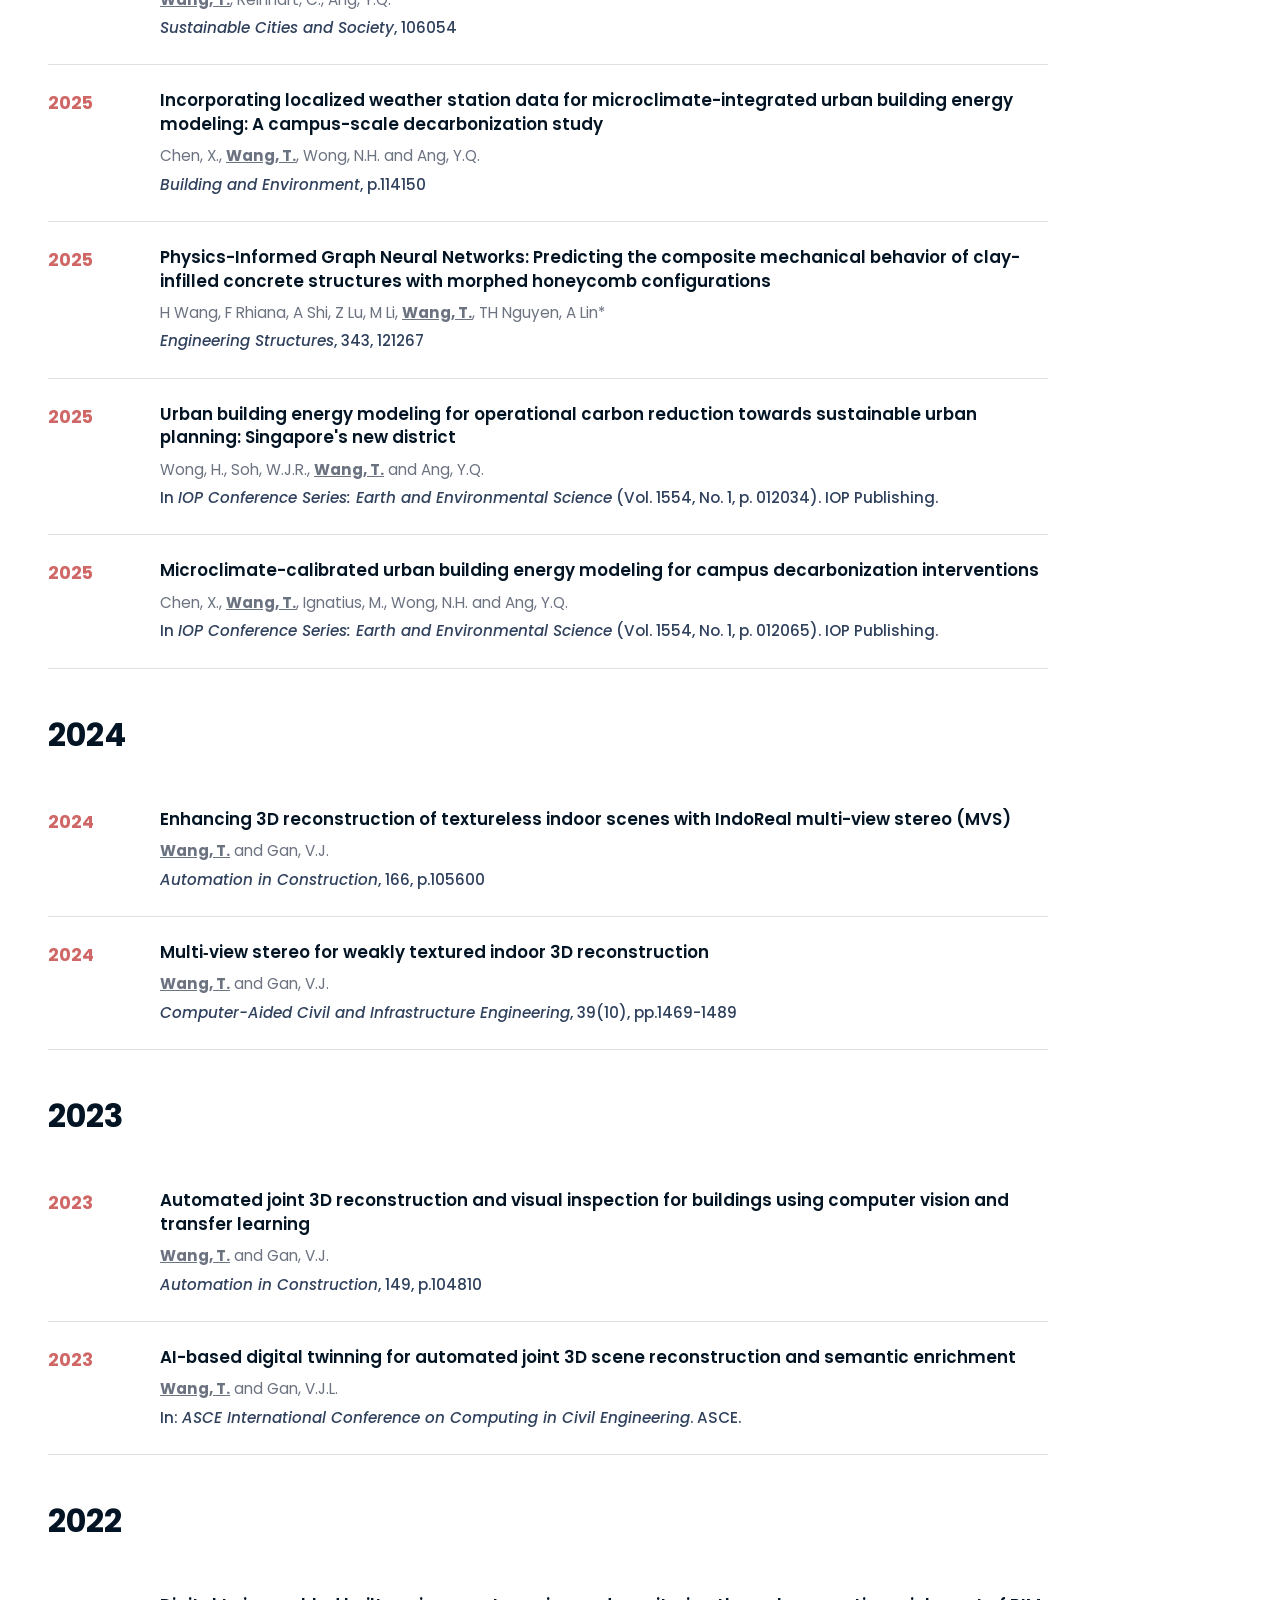
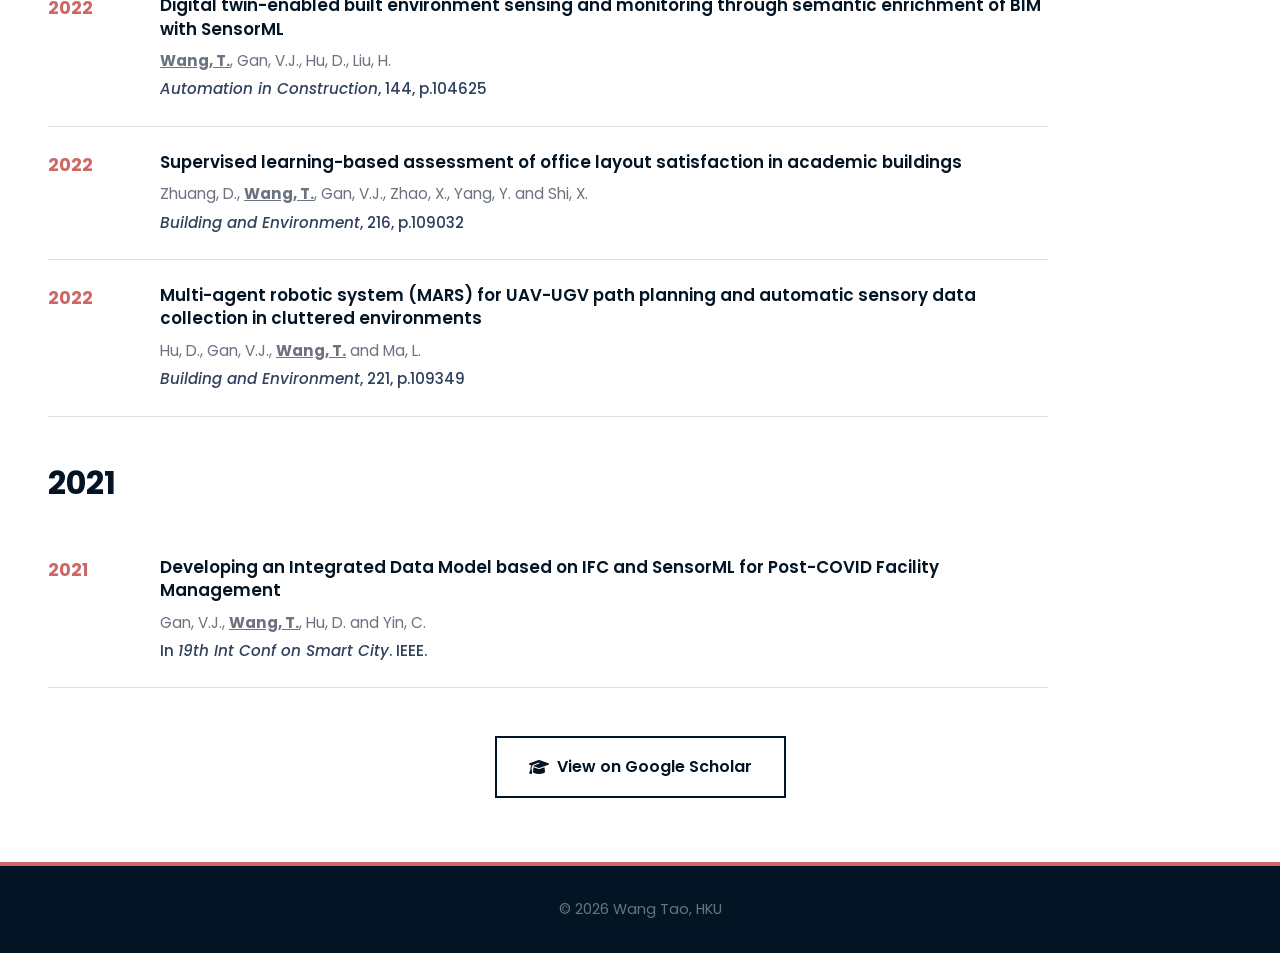
<file: publications.html>
<!DOCTYPE html>
<html lang="en">
<head>
  <meta charset="UTF-8">
  <meta name="viewport" content="width=device-width, initial-scale=1.0">
  <meta name="description" content="Wang Tao - Publications">
  <title>Wang Tao | Publications</title>

  <link rel="preconnect" href="https://fonts.googleapis.com">
  <link rel="preconnect" href="https://fonts.gstatic.com" crossorigin>
  <link href="https://fonts.googleapis.com/css2?family=Poppins:wght@300;400;500;600;700&display=swap" rel="stylesheet">
  <link rel="stylesheet" href="https://cdnjs.cloudflare.com/ajax/libs/font-awesome/6.4.0/css/all.min.css">
  <link rel="stylesheet" href="css/style.css">
</head>
<body>
  <nav class="navbar">
    <div class="nav-container">
      <a href="index.html" class="nav-logo"><strong>Wang</strong><span>Tao</span></a>
      <ul class="nav-menu">
        <li><a href="convener.html" class="nav-link">Convener</a></li>
        <li><a href="research.html" class="nav-link">Research</a></li>
        <li><a href="publications.html" class="nav-link active">Publications</a></li>
        <li><a href="team.html" class="nav-link">Team</a></li>
        <li><a href="contact.html" class="nav-link">Contact</a></li>
      </ul>
      <div class="nav-cta">
        <a href="opportunities.html" class="btn btn-primary">Opportunities</a>
      </div>
      <div class="hamburger"><span></span><span></span><span></span></div>
    </div>
  </nav>

  <section class="page-header">
    <div class="container">
      <h1>Selected Publications</h1>
    </div>
  </section>

  <section class="section">
    <div class="container">
      <div class="pub-list" style="max-width: 1000px;">

        <!-- 2026 -->
        <h3 class="year-heading">2026</h3>

        <div class="pub-item">
          <span class="pub-year">2026</span>
          <div class="pub-content">
            <h4><a href="https://doi.org/10.1016/j.apenergy.2026.128467" target="_blank">Hypercube: A hybrid physics-learning framework for rapid, robust urban building energy modeling</a></h4>
            <p class="pub-authors"><u><strong>Wang, T.</strong></u> and Ang, Y.Q.</p>
            <p class="pub-venue"><em>Applied Energy</em>, 426, Part A, 128467</p>
          </div>
        </div>

        <div class="pub-item">
          <span class="pub-year">2026</span>
          <div class="pub-content">
            <h4><a href="https://doi.org/10.1016/j.scs.2026.107774" target="_blank">Beyond carbon: a systematic review of building decarbonization co-benefits and quantification methods</a></h4>
            <p class="pub-authors">Xia, Y., <u><strong>Wang, T.</strong></u> and Ang, Y.Q.</p>
            <p class="pub-venue"><em>Sustainable Cities and Society</em>, 149, 107774</p>
          </div>
        </div>

        <div class="pub-item">
          <span class="pub-year">2026</span>
          <div class="pub-content">
            <h4><a href="https://doi.org/10.1016/j.scs.2026.107638" target="_blank">Climate-specific and morphology-informed decarbonization policy for cities using urban building energy modeling</a></h4>
            <p class="pub-authors"><u><strong>Wang, T.</strong></u>, Cao, S.J. and Ang, Y.Q.</p>
            <p class="pub-venue"><em>Sustainable Cities and Society</em>, 148, 107638</p>
          </div>
        </div>

        <div class="pub-item">
          <span class="pub-year">2026</span>
          <div class="pub-content">
            <h4><a href="https://doi.org/10.1016/j.compenvurbsys.2026.102453" target="_blank">Buildings.city: Scalable urban building energy modeling and carbon emissions mapping using open archetype templates</a></h4>
            <p class="pub-authors">Lyu, P., Wong, H., Soh, R., <u><strong>Wang, T.</strong></u> and Ang, Y.Q.</p>
            <p class="pub-venue"><em>Computers, Environment and Urban Systems</em>, 128, 102453</p>
          </div>
        </div>

        <div class="pub-item">
          <span class="pub-year">2026</span>
          <div class="pub-content">
            <h4><a href="https://doi.org/10.1016/j.autcon.2026.106799" target="_blank">Margin-aware maximum classifier discrepancy for BIM-to-scan semantic segmentation of building point clouds</a></h4>
            <p class="pub-authors">Hu, D., Dong, Y., Li, M., Wang, H. and <u><strong>Wang, T.*</strong></u></p>
            <p class="pub-venue"><em>Automation in Construction</em>, 183, 106799</p>
          </div>
        </div>

        <div class="pub-item">
          <span class="pub-year">2026</span>
          <div class="pub-content">
            <h4><a href="https://doi.org/10.1038/s44284-025-00370-3" target="_blank">Low-cost interventions for heat stress mitigation in urban informal settlements</a></h4>
            <p class="pub-authors">Ang, Y.Q., Sparsh, <u><strong>Wang, T.</strong></u> et al.</p>
            <p class="pub-venue"><em>Nature Cities</em></p>
          </div>
        </div>

        <!-- 2025 -->
        <h3 class="year-heading">2025</h3>

        <div class="pub-item">
          <span class="pub-year">2025</span>
          <div class="pub-content">
            <h4><a href="https://doi.org/10.1016/j.autcon.2025.106343" target="_blank">Context-aware depth estimation for improved 3D reconstruction of homogeneous indoor environments</a></h4>
            <p class="pub-authors"><u><strong>Wang, T.</strong></u> et al.</p>
            <p class="pub-venue"><em>Automation in Construction</em>, 177, 106343</p>
          </div>
        </div>

        <div class="pub-item">
          <span class="pub-year">2025</span>
          <div class="pub-content">
            <h4><a href="https://doi.org/10.1016/j.scs.2024.106054" target="_blank">sat2shp: Extracting Key Building Features from a Single Satellite Image for Urban Building Energy Modelling and Beyond</a></h4>
            <p class="pub-authors"><u><strong>Wang, T.</strong></u>, Reinhart, C., Ang, Y.Q.</p>
            <p class="pub-venue"><em>Sustainable Cities and Society</em>, 106054</p>
          </div>
        </div>

        <div class="pub-item">
          <span class="pub-year">2025</span>
          <div class="pub-content">
            <h4><a href="https://doi.org/10.1016/j.buildenv.2025.114150" target="_blank">Incorporating localized weather station data for microclimate-integrated urban building energy modeling: A campus-scale decarbonization study</a></h4>
            <p class="pub-authors">Chen, X., <u><strong>Wang, T.</strong></u>, Wong, N.H. and Ang, Y.Q.</p>
            <p class="pub-venue"><em>Building and Environment</em>, p.114150</p>
          </div>
        </div>

        <div class="pub-item">
          <span class="pub-year">2025</span>
          <div class="pub-content">
            <h4><a href="https://doi.org/10.1016/j.engstruct.2025.121267" target="_blank">Physics-Informed Graph Neural Networks: Predicting the composite mechanical behavior of clay-infilled concrete structures with morphed honeycomb configurations</a></h4>
            <p class="pub-authors">H Wang, F Rhiana, A Shi, Z Lu, M Li, <u><strong>Wang, T.</strong></u>, TH Nguyen, A Lin*</p>
            <p class="pub-venue"><em>Engineering Structures</em>, 343, 121267</p>
          </div>
        </div>

        <div class="pub-item">
          <span class="pub-year">2025</span>
          <div class="pub-content">
            <h4><a href="https://iopscience.iop.org/article/10.1088/1755-1315/1554/1/012034/pdf" target="_blank">Urban building energy modeling for operational carbon reduction towards sustainable urban planning: Singapore's new district</a></h4>
            <p class="pub-authors">Wong, H., Soh, W.J.R., <u><strong>Wang, T.</strong></u> and Ang, Y.Q.</p>
            <p class="pub-venue">In <em>IOP Conference Series: Earth and Environmental Science</em> (Vol. 1554, No. 1, p. 012034). IOP Publishing.</p>
          </div>
        </div>

        <div class="pub-item">
          <span class="pub-year">2025</span>
          <div class="pub-content">
            <h4><a href="https://iopscience.iop.org/article/10.1088/1755-1315/1554/1/012065/pdf" target="_blank">Microclimate-calibrated urban building energy modeling for campus decarbonization interventions</a></h4>
            <p class="pub-authors">Chen, X., <u><strong>Wang, T.</strong></u>, Ignatius, M., Wong, N.H. and Ang, Y.Q.</p>
            <p class="pub-venue">In <em>IOP Conference Series: Earth and Environmental Science</em> (Vol. 1554, No. 1, p. 012065). IOP Publishing.</p>
          </div>
        </div>

        <!-- 2024 -->
        <h3 class="year-heading">2024</h3>

        <div class="pub-item">
          <span class="pub-year">2024</span>
          <div class="pub-content">
            <h4><a href="https://doi.org/10.1016/j.autcon.2024.105600" target="_blank">Enhancing 3D reconstruction of textureless indoor scenes with IndoReal multi-view stereo (MVS)</a></h4>
            <p class="pub-authors"><u><strong>Wang, T.</strong></u> and Gan, V.J.</p>
            <p class="pub-venue"><em>Automation in Construction</em>, 166, p.105600</p>
          </div>
        </div>

        <div class="pub-item">
          <span class="pub-year">2024</span>
          <div class="pub-content">
            <h4><a href="https://onlinelibrary.wiley.com/doi/pdf/10.1111/mice.13149" target="_blank">Multi‐view stereo for weakly textured indoor 3D reconstruction</a></h4>
            <p class="pub-authors"><u><strong>Wang, T.</strong></u> and Gan, V.J.</p>
            <p class="pub-venue"><em>Computer-Aided Civil and Infrastructure Engineering</em>, 39(10), pp.1469-1489</p>
          </div>
        </div>

        <!-- 2023 -->
        <h3 class="year-heading">2023</h3>

        <div class="pub-item">
          <span class="pub-year">2023</span>
          <div class="pub-content">
            <h4><a href="https://doi.org/10.1016/j.autcon.2023.104810" target="_blank">Automated joint 3D reconstruction and visual inspection for buildings using computer vision and transfer learning</a></h4>
            <p class="pub-authors"><u><strong>Wang, T.</strong></u> and Gan, V.J.</p>
            <p class="pub-venue"><em>Automation in Construction</em>, 149, p.104810</p>
          </div>
        </div>

        <div class="pub-item">
          <span class="pub-year">2023</span>
          <div class="pub-content">
            <h4>AI-based digital twinning for automated joint 3D scene reconstruction and semantic enrichment</h4>
            <p class="pub-authors"><u><strong>Wang, T.</strong></u> and Gan, V.J.L.</p>
            <p class="pub-venue">In: <em>ASCE International Conference on Computing in Civil Engineering</em>. ASCE.</p>
          </div>
        </div>

        <!-- 2022 -->
        <h3 class="year-heading">2022</h3>

        <div class="pub-item">
          <span class="pub-year">2022</span>
          <div class="pub-content">
            <h4><a href="https://doi.org/10.1016/j.autcon.2022.104625" target="_blank">Digital twin-enabled built environment sensing and monitoring through semantic enrichment of BIM with SensorML</a></h4>
            <p class="pub-authors"><u><strong>Wang, T.</strong></u>, Gan, V.J., Hu, D., Liu, H.</p>
            <p class="pub-venue"><em>Automation in Construction</em>, 144, p.104625</p>
          </div>
        </div>

        <div class="pub-item">
          <span class="pub-year">2022</span>
          <div class="pub-content">
            <h4><a href="https://doi.org/10.1016/j.buildenv.2022.109032" target="_blank">Supervised learning-based assessment of office layout satisfaction in academic buildings</a></h4>
            <p class="pub-authors">Zhuang, D., <u><strong>Wang, T.</strong></u>, Gan, V.J., Zhao, X., Yang, Y. and Shi, X.</p>
            <p class="pub-venue"><em>Building and Environment</em>, 216, p.109032</p>
          </div>
        </div>

        <div class="pub-item">
          <span class="pub-year">2022</span>
          <div class="pub-content">
            <h4><a href="https://doi.org/10.1016/j.buildenv.2022.109349" target="_blank">Multi-agent robotic system (MARS) for UAV-UGV path planning and automatic sensory data collection in cluttered environments</a></h4>
            <p class="pub-authors">Hu, D., Gan, V.J., <u><strong>Wang, T.</strong></u> and Ma, L.</p>
            <p class="pub-venue"><em>Building and Environment</em>, 221, p.109349</p>
          </div>
        </div>

        <!-- 2021 -->
        <h3 class="year-heading">2021</h3>

        <div class="pub-item">
          <span class="pub-year">2021</span>
          <div class="pub-content">
            <h4>Developing an Integrated Data Model based on IFC and SensorML for Post-COVID Facility Management</h4>
            <p class="pub-authors">Gan, V.J., <u><strong>Wang, T.</strong></u>, Hu, D. and Yin, C.</p>
            <p class="pub-venue">In <em>19th Int Conf on Smart City</em>. IEEE.</p>
          </div>
        </div>

      </div>

      <!-- Google Scholar -->
      <div style="text-align: center; margin-top: 3rem;">
        <a href="https://scholar.google.com/citations?user=YOUR_ID&user=MiUpoPgAAAAJ" target="_blank" class="btn btn-secondary">
          <i class="fas fa-graduation-cap"></i> View on Google Scholar
        </a>
      </div>

    </div>
  </section>

  <footer class="footer">
    <div class="container">
      <div class="footer-bottom">
        <p>&copy; 2026 Wang Tao, HKU</p>
      </div>
    </div>
  </footer>

  <script src="js/main.js"></script>
</body>
</html>
</file>
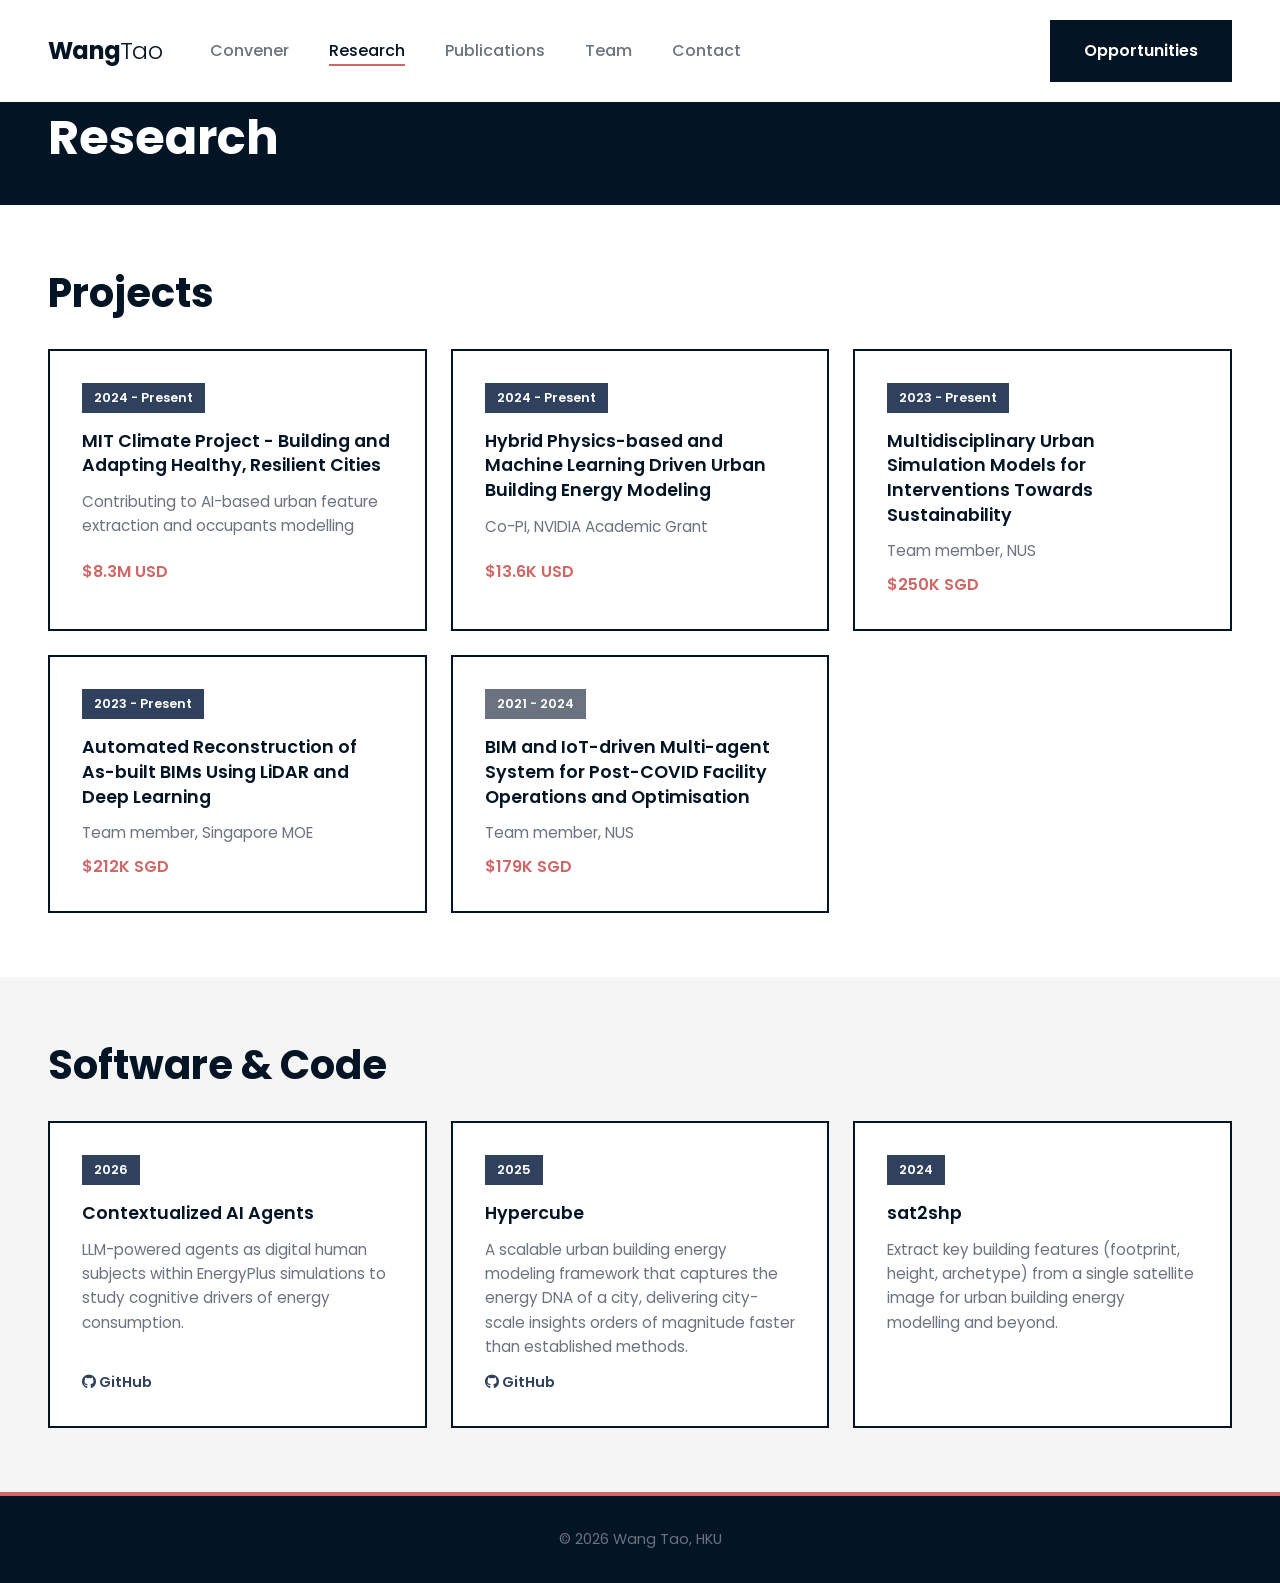
<file: research.html>
<!DOCTYPE html>
<html lang="en">
<head>
  <meta charset="UTF-8">
  <meta name="viewport" content="width=device-width, initial-scale=1.0">
  <meta name="description" content="Wang Tao - Research Projects and Patents">
  <title>Wang Tao | Research</title>

  <link rel="preconnect" href="https://fonts.googleapis.com">
  <link rel="preconnect" href="https://fonts.gstatic.com" crossorigin>
  <link href="https://fonts.googleapis.com/css2?family=Poppins:wght@300;400;500;600;700&display=swap" rel="stylesheet">
  <link rel="stylesheet" href="https://cdnjs.cloudflare.com/ajax/libs/font-awesome/6.4.0/css/all.min.css">
  <link rel="stylesheet" href="css/style.css">
</head>
<body>
  <nav class="navbar">
    <div class="nav-container">
      <a href="index.html" class="nav-logo"><strong>Wang</strong><span>Tao</span></a>
      <ul class="nav-menu">
        <li><a href="convener.html" class="nav-link">Convener</a></li>
        <li><a href="research.html" class="nav-link active">Research</a></li>
        <li><a href="publications.html" class="nav-link">Publications</a></li>
        <li><a href="team.html" class="nav-link">Team</a></li>
        <li><a href="contact.html" class="nav-link">Contact</a></li>
      </ul>
      <div class="nav-cta">
        <a href="opportunities.html" class="btn btn-primary">Opportunities</a>
      </div>
      <div class="hamburger"><span></span><span></span><span></span></div>
    </div>
  </nav>

  <section class="page-header">
    <div class="container">
      <h1>Research</h1>
    </div>
  </section>

  <!-- Projects Grid -->
  <section class="section">
    <div class="container">
      <h2 style="margin-bottom: 2rem;">Projects</h2>
      <div class="card-grid">

        <div class="card">
          <span class="card-tag">2024 - Present</span>
          <h4>MIT Climate Project - Building and Adapting Healthy, Resilient Cities</h4>
          <p class="card-meta">Contributing to AI-based urban feature extraction and occupants modelling</p>
          <p class="card-funding">$8.3M USD</p>
        </div>

        <div class="card">
          <span class="card-tag">2024 - Present</span>
          <h4>Hybrid Physics-based and Machine Learning Driven Urban Building Energy Modeling</h4>
          <p class="card-meta">Co-PI, NVIDIA Academic Grant</p>
          <p class="card-funding">$13.6K USD</p>
        </div>

        <div class="card">
          <span class="card-tag">2023 - Present</span>
          <h4>Multidisciplinary Urban Simulation Models for Interventions Towards Sustainability</h4>
          <p class="card-meta">Team member, NUS</p>
          <p class="card-funding">$250K SGD</p>
        </div>

        <div class="card">
          <span class="card-tag">2023 - Present</span>
          <h4>Automated Reconstruction of As-built BIMs Using LiDAR and Deep Learning</h4>
          <p class="card-meta">Team member, Singapore MOE</p>
          <p class="card-funding">$212K SGD</p>
        </div>

        <div class="card">
          <span class="card-tag completed">2021 - 2024</span>
          <h4>BIM and IoT-driven Multi-agent System for Post-COVID Facility Operations and Optimisation</h4>
          <p class="card-meta">Team member, NUS</p>
          <p class="card-funding">$179K SGD</p>
        </div>

      </div>
    </div>
  </section>

  <!-- Software & Code -->
  <section class="section section-alt">
    <div class="container">
      <h2 style="margin-bottom: 2rem;">Software & Code</h2>
      <div class="card-grid">

        <div class="card">
          <span class="card-tag">2026</span>
          <h4>Contextualized AI Agents</h4>
          <p class="card-meta">LLM-powered agents as digital human subjects within EnergyPlus simulations to study cognitive drivers of energy consumption.</p>
          <a href="https://github.com/City-Syntax/contextualized-ai-agents" target="_blank" class="card-link"><i class="fab fa-github"></i> GitHub</a>
        </div>

        <div class="card">
          <span class="card-tag">2025</span>
          <h4>Hypercube</h4>
          <p class="card-meta">A scalable urban building energy modeling framework that captures the energy DNA of a city, delivering city-scale insights orders of magnitude faster than established methods.</p>
          <a href="https://github.com/City-Syntax/hypercube" target="_blank" class="card-link"><i class="fab fa-github"></i> GitHub</a>
        </div>

        <div class="card">
          <span class="card-tag">2024</span>
          <h4>sat2shp</h4>
          <p class="card-meta">Extract key building features (footprint, height, archetype) from a single satellite image for urban building energy modelling and beyond.</p>
        </div>

      </div>
    </div>
  </section>

  <footer class="footer">
    <div class="container">
      <div class="footer-bottom">
        <p>&copy; 2026 Wang Tao, HKU</p>
      </div>
    </div>
  </footer>

  <script src="js/main.js"></script>
</body>
</html>
</file>
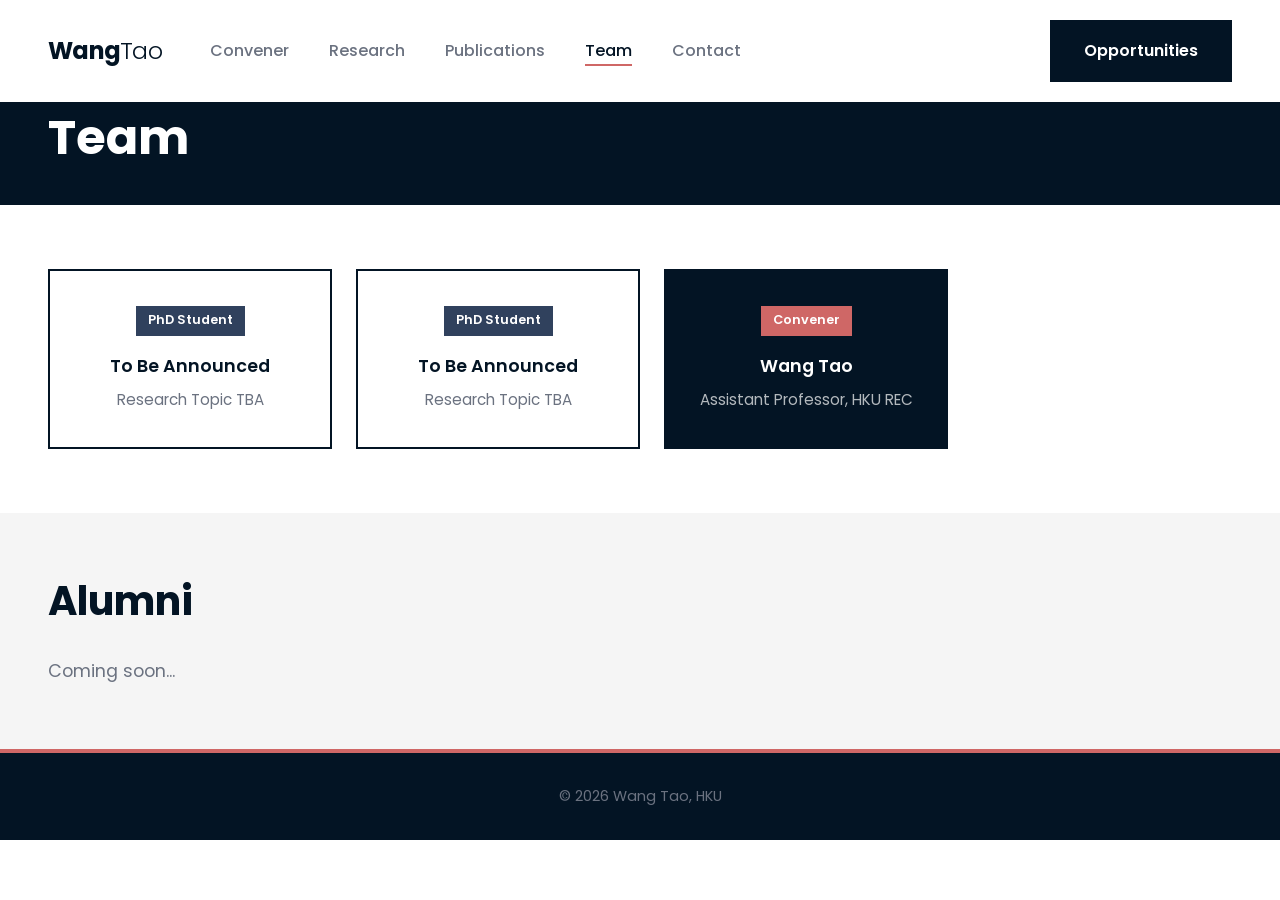
<file: team.html>
<!DOCTYPE html>
<html lang="en">
<head>
  <meta charset="UTF-8">
  <meta name="viewport" content="width=device-width, initial-scale=1.0">
  <meta name="description" content="Wang Tao - Team at HKU">
  <title>Wang Tao | Team</title>

  <link rel="preconnect" href="https://fonts.googleapis.com">
  <link rel="preconnect" href="https://fonts.gstatic.com" crossorigin>
  <link href="https://fonts.googleapis.com/css2?family=Poppins:wght@300;400;500;600;700&display=swap" rel="stylesheet">
  <link rel="stylesheet" href="https://cdnjs.cloudflare.com/ajax/libs/font-awesome/6.4.0/css/all.min.css">
  <link rel="stylesheet" href="css/style.css">
</head>
<body>
  <nav class="navbar">
    <div class="nav-container">
      <a href="index.html" class="nav-logo"><strong>Wang</strong><span>Tao</span></a>
      <ul class="nav-menu">
        <li><a href="convener.html" class="nav-link">Convener</a></li>
        <li><a href="research.html" class="nav-link">Research</a></li>
        <li><a href="publications.html" class="nav-link">Publications</a></li>
        <li><a href="team.html" class="nav-link active">Team</a></li>
        <li><a href="contact.html" class="nav-link">Contact</a></li>
      </ul>
      <div class="nav-cta">
        <a href="opportunities.html" class="btn btn-primary">Opportunities</a>
      </div>
      <div class="hamburger"><span></span><span></span><span></span></div>
    </div>
  </nav>

  <section class="page-header">
    <div class="container">
      <h1>Team</h1>
    </div>
  </section>

  <section class="section">
    <div class="container">
      <div class="team-equal-grid">

        <div class="team-equal-card">
          <span class="team-equal-tag">PhD Student</span>
          <h4>To Be Announced</h4>
          <p>Research Topic TBA</p>
        </div>

        <div class="team-equal-card">
          <span class="team-equal-tag">PhD Student</span>
          <h4>To Be Announced</h4>
          <p>Research Topic TBA</p>
        </div>

        <div class="team-equal-card team-equal-card-pi">
          <span class="team-equal-tag team-equal-tag-pi">Convener</span>
          <h4>Wang Tao</h4>
          <p>Assistant Professor, HKU REC</p>
        </div>

      </div>
    </div>
  </section>

  <!-- Alumni -->
  <section class="section section-alt">
    <div class="container">
      <h2 style="margin-bottom: 2rem;">Alumni</h2>
      <p style="color: var(--gray); font-size: 1.1rem;">Coming soon...</p>
    </div>
  </section>

  <footer class="footer">
    <div class="container">
      <div class="footer-bottom">
        <p>&copy; 2026 Wang Tao, HKU</p>
      </div>
    </div>
  </footer>

  <script src="js/main.js"></script>
</body>
</html>
</file>
<file: css/style.css>
/* ============================================
   WANG TAO - Bold Academic Portfolio
   Colors: Black, Crimson (#CF6766), Indigo (#30415D), White
   ============================================ */

/* https://www.canva.com/learn/website-color-schemes/ */
/* 1_crimson, 2_indigo, 3_black(ultramarine) */
:root {
  --crimson: #CF6766;
  --indigo: #30415D;
  --black: #031424;
  --white: #ffffff;
  --gray: #6b7280;
  --gray-light: #f5f5f5;
  --border: #e0e0e0;

  --font: 'Poppins', sans-serif;
  --transition: all 0.25s ease;
}

/* Reset */
*, *::before, *::after {
  margin: 0;
  padding: 0;
  box-sizing: border-box;
}

html { scroll-behavior: smooth; }

body {
  font-family: var(--font);
  color: var(--black);
  background: var(--white);
  line-height: 1.6;
}

a {
  text-decoration: none;
  color: inherit;
  transition: var(--transition);
}

img { max-width: 100%; display: block; }
ul, ol { list-style: none; }

/* Typography - LARGER */
h1 { font-size: 3.5rem; font-weight: 700; line-height: 1.1; }
h2 { font-size: 2.5rem; font-weight: 700; line-height: 1.2; }
h3 { font-size: 1.5rem; font-weight: 600; }
h4 { font-size: 1.1rem; font-weight: 600; }

/* Container - WIDER */
.container {
  max-width: 1400px;
  margin: 0 auto;
  padding: 0 3rem;
}

/* ============================================
   NAVIGATION - Bold
   ============================================ */
.navbar {
  position: fixed;
  top: 0;
  left: 0;
  right: 0;
  z-index: 1000;
  background: var(--white);
  border-bottom: 2px solid var(--black);
}

.nav-container {
  display: flex;
  align-items: center;
  padding: 1.25rem 3rem;
  max-width: 1400px;
  margin: 0 auto;
  gap: 3rem;
}

.nav-logo {
  font-size: 1.5rem;
  font-weight: 700;
  color: var(--black);
  letter-spacing: -0.03em;
}

.nav-logo span { font-weight: 300; }

.nav-menu {
  display: flex;
  gap: 2.5rem;
  flex: 1;
}

.nav-link {
  font-size: 1rem;
  font-weight: 500;
  color: var(--gray);
  position: relative;
}

.nav-link:hover,
.nav-link.active {
  color: var(--black);
}

.nav-link.active::after {
  content: '';
  position: absolute;
  bottom: -4px;
  left: 0;
  width: 100%;
  height: 2px;
  background: var(--crimson);
}

.nav-cta { margin-left: auto; }

.hamburger {
  display: none;
  flex-direction: column;
  gap: 5px;
  cursor: pointer;
}

.hamburger span {
  width: 24px;
  height: 2px;
  background: var(--black);
  transition: var(--transition);
}

/* ============================================
   BUTTONS - Bold
   ============================================ */
.btn {
  display: inline-flex;
  align-items: center;
  gap: 0.5rem;
  padding: 1rem 2rem;
  font-size: 1rem;
  font-weight: 600;
  border-radius: 0;
  cursor: pointer;
  transition: var(--transition);
  border: 2px solid transparent;
  font-family: var(--font);
}

.btn-primary {
  background: var(--black);
  color: var(--white);
  border-color: var(--black);
}

.btn-primary:hover {
  background: var(--crimson);
  border-color: var(--crimson);
}

.btn-secondary {
  background: transparent;
  color: var(--black);
  border-color: var(--black);
}

.btn-secondary:hover {
  background: var(--black);
  color: var(--white);
}

.btn-crimson {
  background: var(--crimson);
  color: var(--white);
  border-color: var(--crimson);
}

.btn-crimson:hover {
  background: var(--black);
  border-color: var(--black);
}

/* ============================================
   HERO - Bold & Compact
   ============================================ */
.hero {
  min-height: 100vh;
  display: flex;
  align-items: center;
  padding-top: 80px;
  background: var(--white);
}

.hero-content {
  display: grid;
  grid-template-columns: 1.2fr 1fr;
  gap: 4rem;
  align-items: center;
}

.hero-text h1 {
  margin-bottom: 1.5rem;
  color: var(--black);
  letter-spacing: -0.03em;
}

.hero-tagline {
  font-size: 1.1rem;
  text-transform: uppercase;
  letter-spacing: 0.1em;
  color: var(--crimson);
  font-weight: 600;
  margin-bottom: 1rem;
}

.hero-subtitle {
  font-size: 1.25rem;
  color: var(--gray);
  margin-bottom: 2rem;
  line-height: 1.7;
}

.hero-buttons {
  display: flex;
  gap: 1rem;
  flex-wrap: wrap;
}

.hero-image img {
  width: 380px;
  height: 380px;
  object-fit: cover;
  border: 4px solid var(--black);
}

.hero-social {
  display: flex;
  gap: 1.5rem;
  margin-top: 2.5rem;
}

.hero-social a {
  color: var(--gray);
  font-size: 1.5rem;
}

.hero-social a:hover { color: var(--crimson); }

/* ============================================
   SECTIONS - Compact
   ============================================ */
.section {
  padding: 4rem 0;
}

.section-alt {
  background: var(--gray-light);
}

.section-dark {
  background: var(--black);
  color: var(--white);
}

.section-dark h2,
.section-dark h3,
.section-dark h4 {
  color: var(--white);
}

/* ============================================
   PAGE HEADER - Bold
   ============================================ */
.page-header {
  padding: 7rem 0 2.5rem;
  background: var(--black);
  color: var(--white);
}

.page-header h1 {
  color: var(--white);
  font-size: 3rem;
}

/* ============================================
   GRID CARDS - For Research/Projects
   ============================================ */
.card-grid {
  display: grid;
  grid-template-columns: repeat(auto-fill, minmax(320px, 1fr));
  gap: 1.5rem;
}

.card {
  background: var(--white);
  border: 2px solid var(--black);
  padding: 2rem;
  transition: var(--transition);
  display: flex;
  flex-direction: column;
}

.card:hover {
  background: var(--black);
  color: var(--white);
  transform: translateY(-4px);
  box-shadow: 4px 4px 0 var(--black);
}

.card:hover h4,
.card:hover .card-meta { color: var(--white); }

.card:hover .card-tag {
  background: var(--crimson);
  color: var(--white);
}

.card-tag {
  display: inline-block;
  background: var(--indigo);
  color: var(--white);
  padding: 0.3rem 0.75rem;
  font-size: 0.8rem;
  font-weight: 600;
  margin-bottom: 1rem;
  align-self: flex-start;
}

.card-tag.completed {
  background: var(--gray);
}

.card h4 {
  font-size: 1.1rem;
  margin-bottom: 0.75rem;
  line-height: 1.4;
}

.card-meta {
  color: var(--gray);
  font-size: 0.95rem;
  margin-top: auto;
}

.card-funding {
  color: var(--crimson);
  font-weight: 600;
  margin-top: 0.5rem;
}

.card-link {
  display: inline-block;
  margin-top: 0.75rem;
  font-size: 0.9rem;
  font-weight: 600;
  color: var(--indigo);
}

.card:hover .card-link { color: var(--white); }

/* ============================================
   PUBLICATIONS - Bold List
   ============================================ */
.pub-list {
  display: flex;
  flex-direction: column;
  gap: 0;
}

.pub-item {
  padding: 1.5rem 0;
  border-bottom: 1px solid var(--border);
  display: grid;
  grid-template-columns: 80px 1fr;
  gap: 2rem;
  align-items: start;
}

.pub-item:first-child {
  border-top: 2px solid var(--black);
}

.pub-year {
  font-size: 1.1rem;
  font-weight: 700;
  color: var(--crimson);
}

.pub-content h4 {
  font-size: 1.05rem;
  font-weight: 600;
  margin-bottom: 0.5rem;
  line-height: 1.4;
}

.pub-content h4 a:hover {
  color: var(--crimson);
}

.pub-authors {
  color: var(--gray);
  font-size: 0.95rem;
  margin-bottom: 0.25rem;
}

.pub-venue {
  color: var(--indigo);
  font-size: 0.95rem;
  font-weight: 500;
}

/* Year heading for publications */
.year-heading {
  font-size: 2rem;
  font-weight: 700;
  margin: 2.5rem 0 1.5rem;
  color: var(--black);
}

.year-heading:first-of-type {
  margin-top: 0;
}

/* Old publication-item style (keep for compatibility) */
.publication-item {
  padding: 1.5rem 0;
  border-bottom: 1px solid var(--border);
}

.publication-item:first-of-type {
  border-top: 2px solid var(--black);
}

.publication-title {
  font-size: 1.05rem;
  font-weight: 600;
  margin-bottom: 0.5rem;
  line-height: 1.4;
}

.publication-title a:hover {
  color: var(--crimson);
}

.publication-authors {
  color: var(--gray);
  font-size: 0.95rem;
  margin-bottom: 0.25rem;
}

.publication-venue {
  color: var(--indigo);
  font-size: 0.95rem;
  font-weight: 500;
}

/* ============================================
   PATENTS - Grid
   ============================================ */
.patent-grid {
  display: grid;
  grid-template-columns: repeat(auto-fill, minmax(280px, 1fr));
  gap: 1rem;
}

.patent-card {
  background: var(--indigo);
  color: var(--white);
  padding: 1.5rem;
  transition: var(--transition);
}

.patent-card:hover {
  background: var(--black);
}

.patent-card h4 {
  font-size: 1rem;
  color: var(--white);
  margin-bottom: 0.75rem;
  line-height: 1.4;
}

.patent-card .patent-number {
  color: rgba(255,255,255,0.7);
  font-size: 0.85rem;
  font-family: monospace;
}

/* Old patent-item style */
.patent-item {
  padding: 1rem 1.5rem;
  border-left: 3px solid var(--indigo);
  margin-bottom: 1rem;
}

.patent-title {
  font-size: 1rem;
  font-weight: 600;
  margin-bottom: 0.25rem;
}

.patent-number {
  color: var(--gray);
  font-size: 0.85rem;
  font-family: monospace;
}

/* ============================================
   TIMELINE - Bold
   ============================================ */
.timeline {
  display: flex;
  flex-direction: column;
  gap: 0;
}

.timeline-item {
  padding: 1.5rem 0;
  border-bottom: 1px solid var(--border);
  display: grid;
  grid-template-columns: 170px 1fr;
  gap: 2rem;
  align-items: start;
}

.timeline-item:first-child {
  border-top: 2px solid var(--black);
}

.timeline-year {
  font-size: 0.9rem;
  font-weight: 700;
  color: var(--white);
  background: var(--indigo);
  padding: 0.4rem 0.75rem;
  display: inline-block;
  white-space: nowrap;
}

.timeline-year.past {
  background: var(--gray);
}

.timeline-content h4 {
  font-size: 1.1rem;
  margin-bottom: 0.25rem;
}

.timeline-org {
  color: var(--gray);
  font-size: 0.95rem;
}

.timeline-note {
  color: var(--crimson);
  font-size: 0.9rem;
  font-weight: 500;
  margin-top: 0.25rem;
}

.timeline-title {
  font-size: 1.1rem;
  font-weight: 600;
  margin-bottom: 0.25rem;
}

/* ============================================
   AWARDS - Bold Grid
   ============================================ */
.award-grid {
  display: grid;
  grid-template-columns: repeat(auto-fill, minmax(300px, 1fr));
  gap: 1rem;
}

.award-card {
  background: var(--crimson);
  color: var(--white);
  padding: 1.5rem;
  padding-bottom: 2.5rem;
  transition: var(--transition);
  display: flex;
  flex-direction: column;
}

.award-card:hover {
  background: var(--black);
  transform: translateY(-4px);
  box-shadow: 4px 4px 0 var(--crimson);
}

.award-card .award-year {
  font-size: 2rem;
  font-weight: 700;
  opacity: 0.5;
  margin-bottom: 0.5rem;
}

.award-card h4 {
  color: var(--white);
  font-size: 1rem;
  margin-bottom: 0.5rem;
}

.award-card p {
  color: rgba(255,255,255,0.8);
  font-size: 0.9rem;
}

.award-recipient {
  display: block;
  background: var(--white);
  color: var(--black);
  font-size: 0.8rem;
  font-weight: 600;
  padding: 0.3rem 0.75rem;
  margin-top: auto;
  position: relative;
  top: 1.3rem;
  width: fit-content;
  transition: var(--transition);
}

.award-card:hover .award-recipient {
  background: var(--black);
  color: var(--white);
}

/* Old award-item style */
.award-item {
  padding: 1rem 1.5rem;
  border-left: 3px solid var(--crimson);
  margin-bottom: 1rem;
}

.award-year {
  display: inline-block;
  background: var(--crimson);
  color: var(--white);
  padding: 0.25rem 0.6rem;
  font-size: 0.8rem;
  font-weight: 600;
  margin-bottom: 0.5rem;
}

.award-title {
  font-size: 1rem;
  font-weight: 600;
  margin-bottom: 0.25rem;
}

.award-note {
  color: var(--gray);
  font-size: 0.9rem;
}

/* ============================================
   SKILLS - Bold Tags
   ============================================ */
.skill-section {
  margin-bottom: 2rem;
}

.skill-section h4 {
  font-size: 0.85rem;
  color: var(--gray);
  text-transform: uppercase;
  letter-spacing: 0.1em;
  margin-bottom: 0.75rem;
}

.skill-tags {
  display: flex;
  flex-wrap: wrap;
  gap: 0.5rem;
}

.skill-tag {
  background: var(--black);
  color: var(--white);
  padding: 0.5rem 1rem;
  font-size: 0.9rem;
  font-weight: 500;
}

.skill-tag:hover {
  background: var(--crimson);
}

/* Research interest tags */
.interest-tags {
  display: flex;
  flex-wrap: wrap;
  gap: 0.75rem;
}

.interest-tag {
  background: var(--indigo);
  color: var(--white);
  padding: 0.6rem 1.25rem;
  font-size: 1rem;
  font-weight: 500;
}

/* ============================================
   CONTACT - Bold
   ============================================ */
.contact-grid {
  display: grid;
  grid-template-columns: repeat(auto-fit, minmax(250px, 1fr));
  gap: 2rem;
}

.contact-card {
  padding: 2rem;
  border: 2px solid var(--black);
  transition: var(--transition);
}

.contact-card:hover {
  transform: translateY(-4px);
  box-shadow: 4px 4px 0 var(--black);
}

.contact-card i {
  font-size: 2rem;
  color: var(--crimson);
  margin-bottom: 1rem;
}

.contact-card h4 {
  font-size: 0.85rem;
  color: var(--gray);
  text-transform: uppercase;
  letter-spacing: 0.1em;
  margin-bottom: 0.5rem;
}

.contact-card p {
  font-size: 1.1rem;
  font-weight: 500;
}

.contact-card a:hover {
  color: var(--crimson);
}

/* Old contact-item style */
.contact-item {
  display: flex;
  align-items: flex-start;
  gap: 1rem;
  margin-bottom: 1.5rem;
}

.contact-icon {
  width: 48px;
  height: 48px;
  background: var(--black);
  color: var(--white);
  display: flex;
  align-items: center;
  justify-content: center;
  font-size: 1.2rem;
}

.contact-text h4 {
  font-size: 0.8rem;
  color: var(--gray);
  text-transform: uppercase;
  letter-spacing: 0.1em;
  margin-bottom: 0.25rem;
}

.contact-text p {
  font-size: 1.05rem;
}

.contact-text a:hover {
  color: var(--crimson);
}

/* Social links */
.social-links {
  display: flex;
  gap: 1rem;
  flex-wrap: wrap;
  margin-top: 1.5rem;
}

.social-link {
  display: flex;
  align-items: center;
  gap: 0.5rem;
  background: var(--black);
  color: var(--white);
  padding: 0.75rem 1.25rem;
  font-size: 0.95rem;
  font-weight: 500;
  transition: var(--transition);
}

.social-link:hover {
  background: var(--crimson);
}

/* ============================================
   FOOTER - Bold
   ============================================ */
.footer {
  background: var(--black);
  color: var(--white);
  padding: 2rem 0;
  border-top: 4px solid var(--crimson);
}

.footer-bottom {
  text-align: center;
  font-size: 0.9rem;
  color: var(--gray);
}

/* ============================================
   PROJECT ITEMS (Research page - old style backup)
   ============================================ */
.project-item {
  padding: 1.25rem 1.5rem;
  border-left: 3px solid var(--border);
  background: var(--white);
  margin-bottom: 1rem;
  transition: var(--transition);
}

.project-item:hover {
  border-left-color: var(--crimson);
  background: var(--gray-light);
}

.project-tag {
  display: inline-block;
  background: var(--indigo);
  color: var(--white);
  padding: 0.25rem 0.6rem;
  font-size: 0.8rem;
  font-weight: 600;
  margin-bottom: 0.5rem;
}

.project-tag.completed {
  background: var(--gray);
}

.project-title {
  font-size: 1.05rem;
  font-weight: 600;
  margin-bottom: 0.5rem;
}

.project-meta {
  color: var(--gray);
  font-size: 0.95rem;
}

.project-funding {
  color: var(--crimson);
  font-weight: 600;
}

/* ============================================
   RESPONSIVE
   ============================================ */
@media (max-width: 1024px) {
  h1 { font-size: 2.75rem; }
  h2 { font-size: 2rem; }

  .container { padding: 0 2rem; }
  .nav-container { padding: 1rem 2rem; }

  .hero-content {
    grid-template-columns: 1fr;
    text-align: center;
  }

  .hero-image { order: -1; }
  .hero-image img { width: 280px; height: 280px; margin: 0 auto; }
  .hero-buttons { justify-content: center; }
  .hero-social { justify-content: center; }

  .timeline-item {
    grid-template-columns: 1fr;
    gap: 0.75rem;
  }

  .pub-item {
    grid-template-columns: 1fr;
    gap: 0.5rem;
  }
}

@media (max-width: 768px) {
  h1 { font-size: 2.25rem; }

  .nav-menu {
    position: fixed;
    top: 64px;
    left: 0;
    right: 0;
    background: var(--white);
    flex-direction: column;
    padding: 2rem;
    gap: 1.5rem;
    border-bottom: 2px solid var(--black);
    transform: translateY(-150%);
    transition: var(--transition);
  }

  .nav-menu.active {
    transform: translateY(0);
  }

  .nav-cta { display: none; }
  .hamburger { display: flex; }

  .hamburger.active span:nth-child(1) {
    transform: rotate(45deg) translate(5px, 5px);
  }
  .hamburger.active span:nth-child(2) { opacity: 0; }
  .hamburger.active span:nth-child(3) {
    transform: rotate(-45deg) translate(5px, -5px);
  }

  .section { padding: 3rem 0; }
  .container { padding: 0 1.5rem; }
  .page-header { padding: 6rem 0 2rem; }
  .page-header h1 { font-size: 2.25rem; }

  .card-grid { grid-template-columns: 1fr; }
  .patent-grid { grid-template-columns: 1fr; }
  .award-grid { grid-template-columns: 1fr; }
}

/* ============================================
   ANIMATIONS
   ============================================ */
@keyframes fadeIn {
  from { opacity: 0; transform: translateY(10px); }
  to { opacity: 1; transform: translateY(0); }
}

.animate { animation: fadeIn 0.4s ease forwards; }

/* ============================================
   RESEARCH VISION
   ============================================ */
.vision-tagline {
  font-size: 1rem;
  text-transform: uppercase;
  letter-spacing: 0.15em;
  color: rgba(255,255,255,0.7);
  margin-bottom: 1rem;
}

.vision-title {
  font-size: 2.5rem;
  color: var(--white);
  margin-bottom: 1.5rem;
  line-height: 1.2;
}

.vision-desc {
  font-size: 1.15rem;
  color: rgba(255,255,255,0.85);
  max-width: 800px;
  line-height: 1.8;
}

/* ============================================
   TEAM CARDS
   ============================================ */
.team-grid {
  display: grid;
  grid-template-columns: repeat(auto-fill, minmax(280px, 1fr));
  gap: 2rem;
}

.team-card {
  background: var(--white);
  border: 2px solid var(--black);
  text-align: center;
  padding: 2rem;
  transition: var(--transition);
}

.team-card:hover {
  transform: translateY(-4px);
}

.team-card-pi {
  grid-column: span 1;
  background: var(--black);
  color: var(--white);
}

.team-card-pi h3,
.team-card-pi .team-role {
  color: var(--white);
}

.team-card-pi .team-affiliation {
  color: rgba(255,255,255,0.7);
}

.team-photo {
  width: 160px;
  height: 160px;
  margin: 0 auto 1.5rem;
  overflow: hidden;
}

.team-photo img {
  width: 100%;
  height: 100%;
  object-fit: cover;
}

.team-info h3,
.team-info h4 {
  margin-bottom: 0.25rem;
}

.team-role {
  color: var(--crimson);
  font-weight: 600;
  font-size: 0.95rem;
  margin-bottom: 0.25rem;
}

.team-affiliation,
.team-topic {
  color: var(--gray);
  font-size: 0.9rem;
}

.team-links {
  display: flex;
  justify-content: center;
  gap: 1rem;
  margin-top: 1rem;
}

.team-links a {
  color: var(--white);
  font-size: 1.2rem;
  opacity: 0.7;
  transition: var(--transition);
}

.team-links a:hover {
  opacity: 1;
  color: var(--crimson);
}

/* ============================================
   OPPORTUNITY CARDS
   ============================================ */
.opportunity-card {
  background: var(--white);
  border: 2px solid var(--black);
  padding: 2.5rem;
  max-width: 900px;
}

.opp-header {
  display: flex;
  align-items: center;
  gap: 1rem;
  margin-bottom: 1.5rem;
}

.opp-tag {
  background: var(--crimson);
  color: var(--white);
  padding: 0.4rem 1rem;
  font-size: 0.85rem;
  font-weight: 600;
}

.opp-status {
  font-size: 0.85rem;
  font-weight: 600;
  color: var(--gray);
}

.opp-status.open {
  color: #22c55e;
}

.opportunity-card h3 {
  font-size: 1.5rem;
  margin-bottom: 1rem;
}

.opportunity-card h4 {
  font-size: 1.1rem;
  margin: 1.5rem 0 0.75rem;
}

.opp-desc {
  color: var(--gray);
  font-size: 1rem;
  line-height: 1.7;
}

.opp-list {
  list-style: disc;
  margin-left: 1.5rem;
  color: var(--gray);
}

.opp-list li {
  margin-bottom: 0.5rem;
  font-size: 0.95rem;
  line-height: 1.6;
}

/* ============================================
   FLAT TEAM GRID (no hierarchy)
   ============================================ */
.team-grid-flat {
  display: grid;
  grid-template-columns: repeat(auto-fill, minmax(240px, 1fr));
  gap: 2rem;
}

.team-card-flat {
  background: var(--white);
  border: 2px solid var(--black);
  text-align: center;
  padding: 2rem 1.5rem;
  transition: var(--transition);
}

.team-card-flat:hover {
  transform: translateY(-4px);
}

.team-card-pi-flat {
  background: var(--black);
  color: var(--white);
}

.team-card-pi-flat h4 {
  color: var(--white);
}

.team-card-pi-flat .team-role {
  color: var(--crimson);
}

.team-card-pi-flat .team-topic {
  color: rgba(255,255,255,0.7);
}

.team-links-flat {
  display: flex;
  justify-content: center;
  gap: 1rem;
  margin-top: 1rem;
}

.team-links-flat a {
  color: var(--white);
  font-size: 1.1rem;
  opacity: 0.7;
  transition: var(--transition);
}

.team-links-flat a:hover {
  opacity: 1;
  color: var(--crimson);
}

/* ============================================
   NEWS LIST
   ============================================ */
.news-list {
  max-width: 800px;
}

.news-item {
  display: flex;
  gap: 1.5rem;
  padding: 1.25rem 0;
  border-bottom: 1px solid var(--border);
}

.news-item:last-child {
  border-bottom: none;
}

.news-date {
  font-weight: 700;
  color: var(--crimson);
  min-width: 75px;
  white-space: nowrap;
}

.news-item p {
  color: var(--gray);
  line-height: 1.6;
}

/* ============================================
   FOCUS LAYER GRID (Research Focus)
   ============================================ */
.focus-layer {
  margin-bottom: 1rem;
}

.layer-label {
  display: inline-block;
  font-size: 0.75rem;
  text-transform: uppercase;
  letter-spacing: 0.15em;
  color: var(--white);
  background: var(--indigo);
  padding: 0.4rem 1rem;
  margin-bottom: 1rem;
  font-weight: 600;
}

.focus-grid {
  display: grid;
  grid-template-columns: repeat(3, 1fr);
  gap: 1rem;
}

.focus-card {
  background: var(--white);
  border: 2px solid var(--black);
  padding: 1.5rem;
  text-align: center;
  transition: var(--transition);
}

.focus-card:hover {
  transform: translateY(-4px);
  box-shadow: 4px 4px 0 var(--black);
}

.focus-card h4 {
  font-size: 1.05rem;
  margin-bottom: 0.5rem;
}

.focus-card p {
  font-size: 0.9rem;
  color: var(--gray);
  line-height: 1.5;
}

.focus-card-dark {
  background: var(--black);
  color: var(--white);
}

.focus-card-dark h4 {
  color: var(--white);
}

.focus-card-dark p {
  color: rgba(255,255,255,0.7);
}

.focus-card-dark:hover {
  background: var(--crimson);
  border-color: var(--crimson);
  box-shadow: 4px 4px 0 var(--black);
}

/* ============================================
   TEAM EQUAL SIZE CARDS
   ============================================ */
.team-equal-grid {
  display: grid;
  grid-template-columns: repeat(3, 1fr);
  gap: 1.5rem;
  max-width: 900px;
}

.team-equal-card {
  background: var(--white);
  border: 2px solid var(--black);
  padding: 2rem;
  text-align: center;
  transition: var(--transition);
  display: flex;
  flex-direction: column;
  align-items: center;
  justify-content: center;
  min-height: 180px;
}

.team-equal-card:hover {
  transform: translateY(-4px);
  box-shadow: 4px 4px 0 var(--black);
}

.team-equal-tag {
  display: inline-block;
  background: var(--indigo);
  color: var(--white);
  padding: 0.3rem 0.75rem;
  font-size: 0.8rem;
  font-weight: 600;
  margin-bottom: 1rem;
}

.team-equal-tag-pi {
  background: var(--crimson);
}

.team-equal-card h4 {
  font-size: 1.1rem;
  margin-bottom: 0.5rem;
}

.team-equal-card p {
  color: var(--gray);
  font-size: 0.95rem;
}

.team-equal-card-pi {
  background: var(--black);
  color: var(--white);
}

.team-equal-card-pi h4 {
  color: var(--white);
}

.team-equal-card-pi p {
  color: rgba(255,255,255,0.7);
}

.team-equal-card-pi:hover {
  background: var(--crimson);
  border-color: var(--crimson);
}

@media (max-width: 768px) {
  .team-equal-grid { grid-template-columns: 1fr; }
}

/* ============================================
   OPPORTUNITIES PAGE - NEW DESIGN
   ============================================ */
.opp-intro {
  max-width: 700px;
  text-align: center;
  margin: 0 auto;
}

.opp-intro h2 {
  margin-bottom: 1rem;
}

.opp-intro p {
  font-size: 1.1rem;
  color: var(--gray);
  line-height: 1.7;
}

.opp-grid {
  display: grid;
  grid-template-columns: repeat(2, 1fr);
  gap: 2rem;
  max-width: 1000px;
}

.opp-card {
  background: var(--white);
  border-left: 4px solid var(--crimson);
  padding: 2rem;
  box-shadow: 0 2px 8px rgba(0,0,0,0.08);
}

.opp-card-header {
  display: flex;
  align-items: center;
  gap: 1rem;
  margin-bottom: 1rem;
}

.opp-card-tag {
  background: var(--crimson);
  color: var(--white);
  padding: 0.3rem 0.75rem;
  font-size: 0.8rem;
  font-weight: 600;
}

.opp-card-tag-alt {
  background: var(--indigo);
}

.opp-card-status {
  font-size: 0.85rem;
  font-weight: 600;
  color: #22c55e;
}

.opp-card h3 {
  font-size: 1.25rem;
  margin-bottom: 0.75rem;
}

.opp-card > p {
  color: var(--gray);
  font-size: 0.95rem;
  line-height: 1.6;
  margin-bottom: 1rem;
}

.opp-section {
  margin-top: 1.25rem;
}

.opp-section h4 {
  font-size: 0.9rem;
  color: var(--black);
  margin-bottom: 0.5rem;
}

.opp-section ul {
  list-style: disc;
  margin-left: 1.25rem;
  color: var(--gray);
}

.opp-section li {
  font-size: 0.9rem;
  line-height: 1.5;
  margin-bottom: 0.25rem;
}

/* Apply Steps */
.apply-grid {
  display: grid;
  grid-template-columns: repeat(3, 1fr);
  gap: 2rem;
  max-width: 900px;
}

.apply-step {
  text-align: center;
}

.apply-num {
  display: inline-flex;
  align-items: center;
  justify-content: center;
  width: 48px;
  height: 48px;
  background: var(--indigo);
  color: var(--white);
  font-size: 1.25rem;
  font-weight: 700;
  border-radius: 50%;
  margin-bottom: 1rem;
}

.apply-step h4 {
  margin-bottom: 0.5rem;
}

.apply-step p {
  color: var(--gray);
  font-size: 0.95rem;
  line-height: 1.5;
}

.apply-step a {
  color: var(--crimson);
  font-weight: 500;
}

.apply-step a:hover {
  text-decoration: underline;
}

/* Link Pills */
.link-pills {
  display: flex;
  gap: 1rem;
  flex-wrap: wrap;
}

.link-pill {
  display: inline-flex;
  align-items: center;
  gap: 0.5rem;
  background: var(--white);
  border: 2px solid var(--black);
  color: var(--black);
  padding: 0.6rem 1.25rem;
  font-size: 0.95rem;
  font-weight: 500;
  transition: var(--transition);
}

.link-pill:hover {
  background: var(--black);
  color: var(--white);
}

@media (max-width: 768px) {
  .opp-grid { grid-template-columns: 1fr; }
  .apply-grid { grid-template-columns: 1fr; }
}

/* ============================================
   CONVENER BIO LAYOUT
   ============================================ */
.convener-bio {
  display: grid;
  grid-template-columns: 1fr auto;
  gap: 3rem;
  align-items: center;
}

.convener-text {
  max-width: none;
}

.convener-text p {
  margin-bottom: 0.75rem !important;
}

.convener-photo {
  display: flex;
  flex-direction: column;
  align-items: center;
  justify-content: center;
  margin-left: 120px;
}

.convener-photo img {
  width: 320px;
  height: auto;
  border-radius: 8px;
  object-fit: cover;
}

.convener-photo h3 {
  font-size: 1.1rem;
  margin-top: 0.75rem;
  text-align: center;
}

@media (max-width: 900px) {
  .convener-bio {
    grid-template-columns: 1fr;
  }
  .convener-photo {
    order: -1;
  }
  .convener-photo img {
    width: 220px;
    height: auto;
  }
}

/* ============================================
   CARD EQUAL HEIGHT FIX
   ============================================ */
.card-grid .card {
  display: flex;
  flex-direction: column;
  min-height: 180px;
}

.card-grid .card p {
  flex-grow: 1;
}

@media (max-width: 768px) {
  .vision-title { font-size: 1.75rem; }
  .team-grid { grid-template-columns: 1fr; }
  .team-grid-flat { grid-template-columns: 1fr; }
  .opportunity-card { padding: 1.5rem; }
  .news-item { flex-direction: column; gap: 0.5rem; }
  .focus-grid { grid-template-columns: 1fr; }
}
</file>
